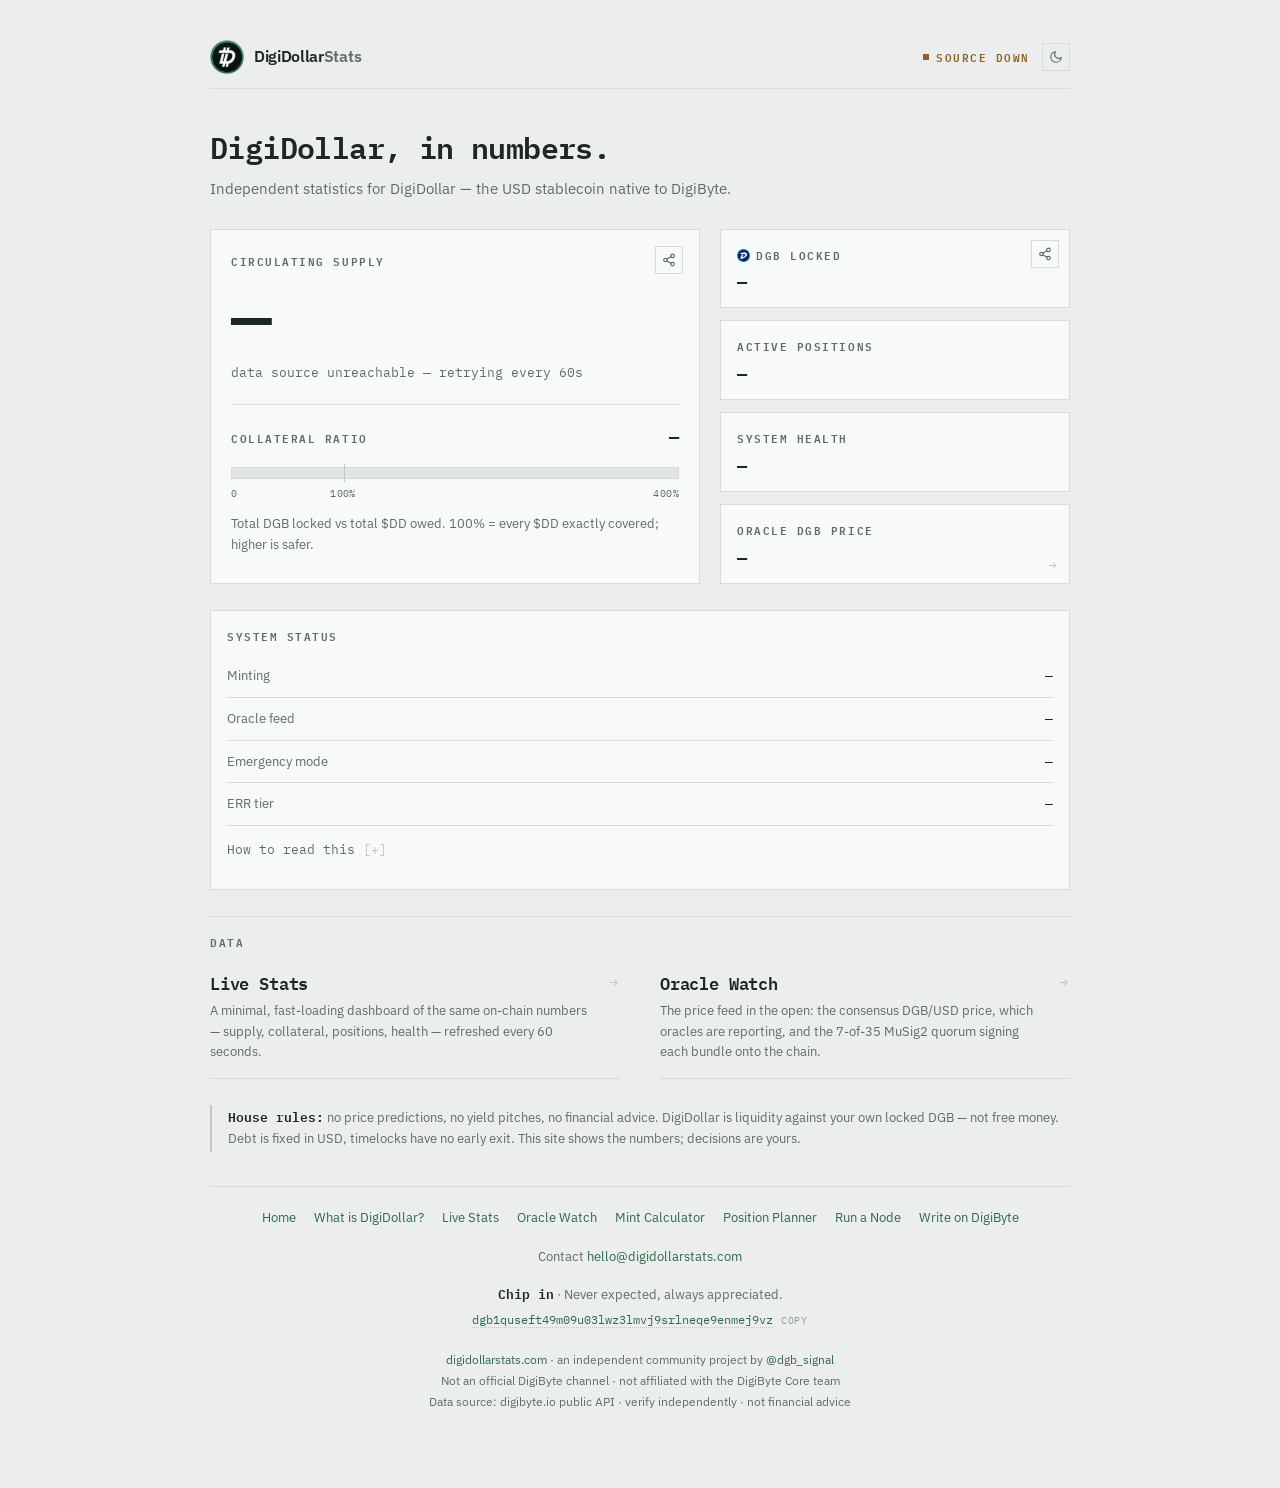
<file: index.html>
<!DOCTYPE html>
<html lang="en">
<head>
<meta charset="UTF-8">
<meta name="viewport" content="width=device-width, initial-scale=1">
<title>DigiDollarStats — Live DigiDollar ($DD) Supply &amp; Stats</title>
  <meta name="description" content="Independent real-time stats for DigiDollar ($DD), the decentralized USD stablecoin on DigiByte: live supply, DGB locked, and system health from the chain.">
  <link rel="canonical" href="https://digidollarstats.com/">

  <meta property="og:type" content="website">
  <meta property="og:url" content="https://digidollarstats.com/">
  <meta property="og:site_name" content="DigiDollarStats">
  <meta property="og:title" content="DigiDollarStats — DigiDollar, in numbers.">
  <meta property="og:description" content="Independent real-time stats for DigiDollar ($DD), the USD stablecoin native to DigiByte: live supply, DGB locked, collateral ratio and system health, read from the chain.">
  <meta property="og:image" content="https://digidollarstats.com/og-home.png">
  <meta property="og:image:width" content="1200">
  <meta property="og:image:height" content="630">
  <meta name="twitter:card" content="summary_large_image">
  <meta name="twitter:title" content="DigiDollarStats — DigiDollar, in numbers.">
  <meta name="twitter:description" content="Independent real-time stats for DigiDollar ($DD) on the DigiByte chain. Live supply, DGB locked, collateral ratio, system health.">
  <meta name="twitter:image" content="https://digidollarstats.com/og-home.png">

  <meta name="robots" content="index, follow">
  <meta name="theme-color" content="#1A1D1C" id="themeColor">
<script>
(function(){
  var t=null;
  try{ t=localStorage.getItem('dds-theme'); }catch(e){}
  if(t!=='light'&&t!=='dark'){
    t=(window.matchMedia&&window.matchMedia('(prefers-color-scheme: light)').matches)?'light':'dark';
  }
  document.documentElement.setAttribute('data-theme',t);
})();
</script>
  <link rel="icon" href="/favicon.ico" sizes="any">
  <link rel="icon" type="image/png" sizes="32x32" href="/favicon-32x32-light.png" media="(prefers-color-scheme: light)">
  <link rel="icon" type="image/png" sizes="16x16" href="/favicon-16x16-light.png" media="(prefers-color-scheme: light)">
  <link rel="icon" type="image/png" sizes="32x32" href="/favicon-32x32.png">
  <link rel="icon" type="image/png" sizes="16x16" href="/favicon-16x16.png">
  <link rel="apple-touch-icon" sizes="180x180" href="/apple-touch-icon.png">
  <link rel="manifest" href="/site.webmanifest">

<link rel="preconnect" href="https://fonts.googleapis.com">
<link rel="preconnect" href="https://fonts.gstatic.com" crossorigin>
<link href="https://fonts.googleapis.com/css2?family=IBM+Plex+Mono:wght@400;600&family=IBM+Plex+Sans:wght@400;600&display=swap" rel="stylesheet">

<link rel="stylesheet" href="/ash.css">
<style>
  /* ---------- index page only ---------- */
  .lede{max-width:62ch}

  @media (min-width:900px){
    .topgrid{display:grid;grid-template-columns:1.4fr 1fr;gap:20px;margin-bottom:var(--gap)}
    .topgrid .readout{margin-bottom:0}
    .topgrid .figs{grid-template-columns:1fr;grid-template-rows:repeat(4,1fr);margin-bottom:0}
  }
</style>

<script type="application/ld+json">
{
  "@context": "https://schema.org",
  "@type": "WebSite",
  "name": "DigiDollarStats",
  "alternateName": ["DigiDollar Stats", "digidollarstats.com"],
  "url": "https://digidollarstats.com/"
}
</script>
<script type="application/ld+json">
{
  "@context": "https://schema.org",
  "@type": "Dataset",
  "name": "DigiDollar ($DD) Live Statistics",
  "description": "Independent real-time statistics for DigiDollar, the decentralized USD stablecoin native to the DigiByte blockchain: circulating supply, DGB locked as collateral, active positions, system health, and oracle price. Read live from the chain.",
  "url": "https://digidollarstats.com/",
  "keywords": ["DigiDollar", "DD", "DigiByte", "DGB", "stablecoin", "supply", "collateral", "oracle"],
  "isAccessibleForFree": true,
  "creator": {
    "@type": "Organization",
    "name": "DGB Signal",
    "url": "https://x.com/dgb_signal"
  },
  "license": "https://creativecommons.org/licenses/by/4.0/",
  "creditText": "Independent community project. Not an official DigiByte channel. Not financial advice."
}
</script>
</head>
<body>
<div class="wrap">

  <div class="masthead">
    <a class="homelink" href="/" aria-label="DigiDollarStats home">
      <img class="logo logo-dk" src="/icon-192-mint.png" alt="" width="192" height="192">
      <img class="logo logo-lt" src="/icon-192-light.png" alt="" width="192" height="192">
      <span class="brand">DigiDollar<em>Stats</em></span>
    </a>
    <span class="controls">
      <span class="status eyebrow" id="liveBadge"><span class="sdot"></span><span id="liveTxt">Live</span></span>
      <button class="themetoggle" id="themeToggle" type="button" aria-label="Switch colour theme" title="Switch colour theme">
        <svg class="i-moon" viewBox="0 0 24 24" fill="none" stroke="currentColor" stroke-width="2" stroke-linecap="round" stroke-linejoin="round"><path d="M21 12.8A9 9 0 1 1 11.2 3a7 7 0 0 0 9.8 9.8z"/></svg>
        <svg class="i-sun" viewBox="0 0 24 24" fill="none" stroke="currentColor" stroke-width="2" stroke-linecap="round" stroke-linejoin="round"><circle cx="12" cy="12" r="4.2"/><path d="M12 2.4v2.2M12 19.4v2.2M4.2 4.2l1.6 1.6M18.2 18.2l1.6 1.6M2.4 12h2.2M19.4 12h2.2M4.2 19.8l1.6-1.6M18.2 5.8l1.6-1.6"/></svg>
      </button>
    </span>
  </div>

  <h1>DigiDollar, in numbers.</h1>
  <p class="lede">Independent statistics for DigiDollar — the USD stablecoin native to DigiByte.</p>

  <div class="topgrid">
    <div class="readout">
      <button class="sharebtn" type="button" aria-label="Share the live supply figure" title="Share" onclick="shareStat('supply',this)"><svg viewBox="0 0 24 24" fill="none" stroke="currentColor" stroke-width="2" stroke-linecap="round" stroke-linejoin="round"><circle cx="18" cy="5" r="3"/><circle cx="6" cy="12" r="3"/><circle cx="18" cy="19" r="3"/><line x1="8.59" y1="13.51" x2="15.42" y2="17.49"/><line x1="15.41" y1="6.51" x2="8.59" y2="10.49"/></svg></button>
      <span class="eyebrow">Circulating supply</span>
      <div class="supply" id="supply">—</div>
      <div class="updated" id="updated">connecting to live data…</div>

      <div class="backing">
        <div class="backingtop">
          <span class="eyebrow">Collateral ratio</span>
          <span class="backingval" id="backingVal">—</span>
        </div>
        <div class="track"><span class="fill" id="backingFill"></span><span class="tick"></span></div>
        <div class="scalewrap">
          <div class="scale"><span>0</span><span class="mid">100%</span><span>400%</span></div>
        </div>
        <p class="backingnote">Total DGB locked vs total $DD owed. 100% = every $DD exactly covered; higher is safer.</p>
      </div>
    </div>

    <div class="figs">
      <div class="fig sharing"><button class="sharebtn" type="button" aria-label="Share the DGB locked figure" title="Share" onclick="shareStat('locked',this)"><svg viewBox="0 0 24 24" fill="none" stroke="currentColor" stroke-width="2" stroke-linecap="round" stroke-linejoin="round"><circle cx="18" cy="5" r="3"/><circle cx="6" cy="12" r="3"/><circle cx="18" cy="19" r="3"/><line x1="8.59" y1="13.51" x2="15.42" y2="17.49"/><line x1="15.41" y1="6.51" x2="8.59" y2="10.49"/></svg></button><span class="eyebrow"><img class="coin" src="/dgb-coin.png" alt="" width="64" height="64">DGB locked</span><span class="figv" id="locked">—</span></div>
      <div class="fig"><span class="eyebrow">Active positions</span><span class="figv" id="positions">—</span></div>
      <div class="fig"><span class="eyebrow">System health</span><span class="figv" id="health">—</span></div>
      <a class="fig" href="/oracle" aria-label="Oracle DGB price — open Oracle Watch"><span class="go">→</span><span class="eyebrow">Oracle DGB price</span><span class="figv" id="oracle">—</span></a>
    </div>
  </div>

  <div class="panel">
    <h2 class="eyebrow">System status</h2>
    <div class="srow"><span class="k">Minting</span><span class="v" id="stMint">—</span></div>
    <div class="srow"><span class="k">Oracle feed</span><span class="v" id="stOracle">—</span></div>
    <div class="srow"><span class="k">Emergency mode</span><span class="v" id="stEmerg">—</span></div>
    <div class="srow"><span class="k">ERR tier</span><span class="v" id="stErr">—</span></div>
    <details class="notes">
      <summary>How to read this</summary>
      <ul>
        <li><b>Minting</b> — whether new $DD can be minted right now. "Open" is normal; it freezes automatically if DGB moves too fast.</li>
        <li><b>Oracle feed</b> — whether the price oracle is publishing. Minting needs a live price to stay safe.</li>
        <li><b>Emergency mode</b> — the system-wide safety state. "No" is healthy; if ACTIVE, minting halts and redemption rules tighten.</li>
        <li><b>ERR tier</b> — the current burn multiplier. "Normal (1.0x)" means you burn exactly the $DD you minted to unlock your DGB.</li>
      </ul>
    </details>
  </div>

  <div class="tools">
    <h2 class="eyebrow">Data</h2>

    <a class="tool" href="/live"><span class="go">→</span>
      <h3>Live Stats</h3>
      <p>A minimal, fast-loading dashboard of the same on-chain numbers — supply, collateral, positions, health — refreshed every 60 seconds.</p></a>

    <a class="tool" href="/oracle"><span class="go">→</span>
      <h3>Oracle Watch</h3>
      <p>The price feed in the open: the consensus DGB/USD price, which oracles are reporting, and the 7-of-35 MuSig2 quorum signing each bundle onto the chain.</p></a>
  </div>

  <p class="house"><b>House rules:</b> no price predictions, no yield pitches, no financial advice. DigiDollar is liquidity against your own locked DGB — not free money. Debt is fixed in USD, timelocks have no early exit. This site shows the numbers; decisions are yours.</p>

  <footer>
    <nav class="footnav" aria-label="Footer">
      <a href="/">Home</a>
      <a href="/what-is-digidollar">What is DigiDollar?</a>
      <a href="/live">Live Stats</a>
      <a href="/oracle">Oracle Watch</a>
      <a href="/calculator">Mint Calculator</a>
      <a href="/planner">Position Planner</a>
      <a href="/node">Run a Node</a>
      <a href="https://write.digidollarstats.com">Write on DigiByte</a>
    </nav>
    <div class="footcontact">Contact <a href="mailto:hello@digidollarstats.com">hello@digidollarstats.com</a></div>
    <div class="footdonate">
      <span class="fdlabel">Chip in</span> · Never expected, always appreciated.<br>
      <span class="fdaddr" id="fdDgb" role="button" tabindex="0" title="Click to copy">dgb1quseft49m09u03lwz3lmvj9srlneqe9enmej9vz</span><span class="fdhint" id="fdDgbHint">copy</span>
    </div>
    <a href="/">digidollarstats.com</a> · an independent community project by <a href="https://x.com/dgb_signal">@dgb_signal</a><br>
    Not an official DigiByte channel · not affiliated with the DigiByte Core team<br>
    Data source: digibyte.io public API · verify independently · not financial advice
  </footer>
</div>


<script>
  const fmt = n => n.toLocaleString('en-US',{minimumFractionDigits:2,maximumFractionDigits:2});
  const fmtInt = n => Math.round(n).toLocaleString('en-US');

  const API = 'https://digibyte.io/api/getdigidollarstats';
  const REFRESH_SECONDS = 60;
  const BAR_MAX = 400;
  const badge = document.getElementById('liveBadge');
  const $ = id => document.getElementById(id);

  async function refresh(){
    try{
      const r = await fetch(API, {cache:'no-store'});
      if (!r.ok) throw new Error('http '+r.status);
      const d = await r.json();

      const supply = (d.total_dd_supply || 0) / 100;
      $('supply').innerHTML = fmt(supply) + '<span class="unit">$DD</span>';
      $('locked').textContent = fmtInt(d.total_collateral_dgb || 0) + ' DGB';
      $('positions').textContent = fmtInt(d.active_positions || 0);
      $('health').textContent = (d.health_percentage || 0) + '%' +
        (d.health_status ? ' · ' + d.health_status : '');
      $('oracle').textContent = d.oracle_price_micro_usd
        ? '$' + (d.oracle_price_micro_usd/1e6).toFixed(6) : '—';

      // collateral bar — drawn only from a real ratio, never a placeholder
      const ratio = Number(d.system_collateral_ratio || d.health_percentage);
      const fill = $('backingFill');
      if (ratio > 0){
        $('backingVal').textContent = ratio + '%';
        fill.style.width = 'calc(' + Math.min(ratio / BAR_MAX * 100, 100) + '% - 2px)';
        fill.className = ratio < 100 ? 'fill warn' : 'fill';
      } else {
        $('backingVal').textContent = '—';
        fill.style.width = '0';
      }

      const mintOpen = !d.minting_restricted_reason || d.minting_restricted_reason === 'none';
      const stMint = $('stMint');
      stMint.textContent = mintOpen ? 'Open' : d.minting_restricted_reason;
      stMint.className = 'v' + (mintOpen ? '' : ' warn');

      $('stOracle').textContent = d.oracle_status || (d.oracle_available ? 'available' : 'unavailable');
      const em = $('stEmerg');
      em.textContent = d.is_emergency ? 'ACTIVE' : 'No';
      em.className = 'v' + (d.is_emergency ? ' warn' : '');
        $('stErr').textContent = d.err_tier && d.err_tier.description ? d.err_tier.description : '—';

      const now = new Date();
      $('updated').textContent = 'updated ' + now.toLocaleTimeString() +
        ' · refreshes every ' + REFRESH_SECONDS + 's';
      $('liveTxt').textContent = 'Live';
      badge.className = 'status eyebrow';

    }catch(e){
      $('liveTxt').textContent = 'Source down';
      badge.className = 'status eyebrow err';
      $('updated').textContent = 'data source unreachable — retrying every ' + REFRESH_SECONDS + 's';
    }
  }
  refresh();
  setInterval(refresh, REFRESH_SECONDS*1000);

  // ---- theme toggle ----
  (function(){
    var root = document.documentElement;
    var meta = document.getElementById('themeColor');
    var btn  = document.getElementById('themeToggle');
    function sync(){
      if (!meta) return;
      var f = getComputedStyle(root).getPropertyValue('--field').trim();
      if (f) meta.setAttribute('content', f);
    }
    window.ddsSyncThemeColor = sync;
    function apply(t){
      root.setAttribute('data-theme', t);
      if (btn) btn.setAttribute('aria-label', t === 'dark' ? 'Switch to light theme' : 'Switch to dark theme');
      try{ localStorage.setItem('dds-theme', t); }catch(e){}
      sync();
    }
    apply(root.getAttribute('data-theme') === 'light' ? 'light' : 'dark');
    if (btn) btn.addEventListener('click', function(){
      apply(root.getAttribute('data-theme') === 'light' ? 'dark' : 'light');
    });
  })();

  (function(){
    var addr = "dgb1quseft49m09u03lwz3lmvj9srlneqe9enmej9vz";
    var fel = document.getElementById("fdDgb");
    var fhint = document.getElementById("fdDgbHint");
    function fcopy(){
      navigator.clipboard.writeText(addr).then(function(){
        fhint.classList.add("ok"); fhint.textContent = "copied \u2713";
        setTimeout(function(){ fhint.classList.remove("ok"); fhint.textContent = "copy"; }, 1600);
      }).catch(function(){});
    }
    if(fel){
      fel.addEventListener("click", fcopy);
      fel.addEventListener("keydown", function(e){ if(e.key==="Enter"||e.key===" "){ e.preventDefault(); fcopy(); } });
    }
  })();
</script>
<script>
function shareStat(kind, btn){
  var el = document.getElementById(kind === 'locked' ? 'locked' : 'supply');
  var v = '';
  if (el) el.childNodes.forEach(function(n){ if (n.nodeType === 3) v += n.textContent; });
  v = v.trim();
  var has = v && v !== '\u2014';
  var text;
  if (kind === 'locked'){
    text = has
      ? 'Right now, ' + v + " is locked as DigiDollar collateral \u2014 and every coin stays in its owner's wallet. Live from the chain:"
      : "DGB locked as DigiDollar collateral \u2014 every coin stays in its owner's wallet. Live from the chain:";
  } else {
    text = has
      ? 'There are ' + v + ' $DD in circulation right now, each one backed by locked DGB. Real, verifiable, updated live:'
      : 'Live DigiDollar ($DD) circulating supply, each unit backed by locked DGB. Real, verifiable, updated live:';
  }
  var url = 'https://digidollarstats.com/';
  if (matchMedia('(pointer: coarse)').matches && navigator.share){
    navigator.share({text: text, url: url}).catch(function(){});
    return;
  }
  var w = window.open('https://x.com/intent/post?text=' + encodeURIComponent(text) + '&url=' + encodeURIComponent(url), '_blank', 'noopener');
  if (!w && navigator.clipboard && navigator.clipboard.writeText){
    navigator.clipboard.writeText(text + ' ' + url).then(function(){ shareOk(btn); }).catch(function(){});
  }
}
function shareOk(btn){
  var old = btn.innerHTML;
  btn.classList.add('ok');
  btn.innerHTML = '<svg viewBox="0 0 24 24" fill="none" stroke="currentColor" stroke-width="2.4" stroke-linecap="round" stroke-linejoin="round"><path d="M20 6 9 17l-5-5"/></svg>';
  setTimeout(function(){ btn.classList.remove('ok'); btn.innerHTML = old; }, 1400);
}
</script>
</body>
</html>
</file>
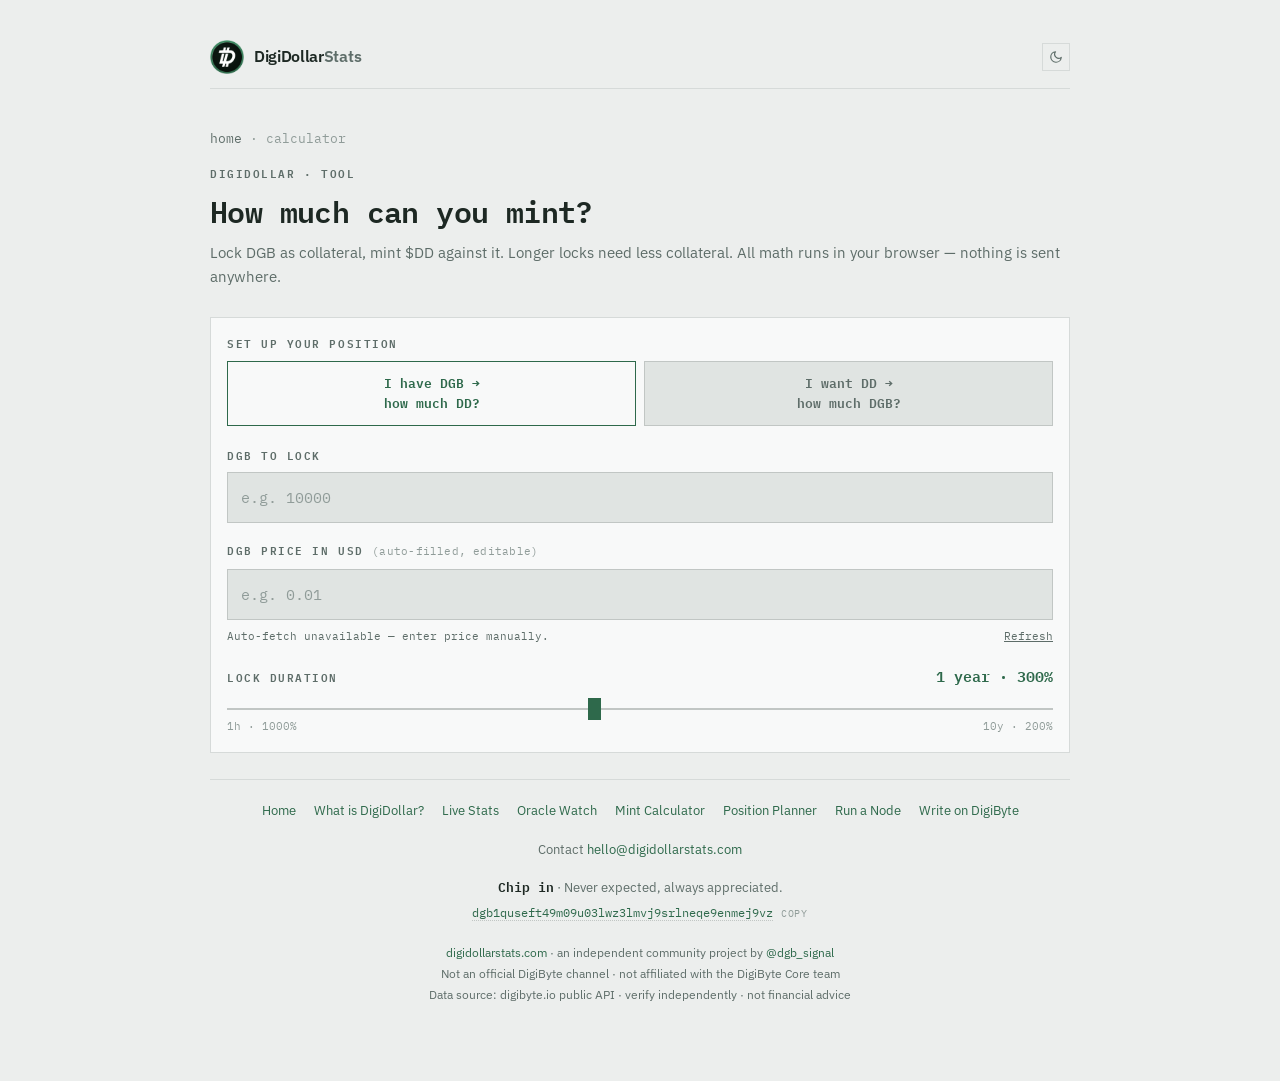
<file: calculator.html>
<!DOCTYPE html>
<html lang="en">
<head>
<meta charset="UTF-8">
<meta name="viewport" content="width=device-width, initial-scale=1">
<title>DigiDollar Mint Calculator — DigiDollarStats</title>
  <meta name="description" content="DigiDollar mint calculator: pick a lock duration and see the collateral ratio, DGB required per $DD, fixed USD debt, and unlock date — at the live DGB price.">
  <meta name="keywords" content="DigiDollar calculator, mint calculator, DGB collateral, collateral ratio, lock duration, DD minting">
  <link rel="canonical" href="https://digidollarstats.com/calculator">

  <meta property="og:type" content="website">
  <meta property="og:url" content="https://digidollarstats.com/calculator">
  <meta property="og:site_name" content="DigiDollarStats">
  <meta property="og:title" content="DigiDollar Mint Calculator — DigiDollarStats">
  <meta property="og:description" content="See exactly how much DGB to lock per $DD minted, at every duration tier.">
  <meta property="og:image" content="https://digidollarstats.com/og-calculator.png">
  <meta property="og:image:width" content="1200">
  <meta property="og:image:height" content="630">
  <meta name="twitter:card" content="summary_large_image">
  <meta name="twitter:title" content="DigiDollar Mint Calculator — DigiDollarStats">
  <meta name="twitter:description" content="Pick a lock duration and see the collateral ratio, DGB required per $DD, fixed USD debt, and unlock date. Live DGB price.">
  <meta name="twitter:image" content="https://digidollarstats.com/og-calculator.png">
  <meta name="robots" content="index, follow">
  <meta name="theme-color" content="#1A1D1C" id="themeColor">
<script>
(function(){
  var t=null;
  try{ t=localStorage.getItem('dds-theme'); }catch(e){}
  if(t!=='light'&&t!=='dark'){
    t=(window.matchMedia&&window.matchMedia('(prefers-color-scheme: light)').matches)?'light':'dark';
  }
  document.documentElement.setAttribute('data-theme',t);
})();
</script>
  <link rel="icon" href="/favicon.ico" sizes="any">
  <link rel="icon" type="image/png" sizes="32x32" href="/favicon-32x32-light.png" media="(prefers-color-scheme: light)">
  <link rel="icon" type="image/png" sizes="16x16" href="/favicon-16x16-light.png" media="(prefers-color-scheme: light)">
  <link rel="icon" type="image/png" sizes="32x32" href="/favicon-32x32.png">
  <link rel="icon" type="image/png" sizes="16x16" href="/favicon-16x16.png">
  <link rel="apple-touch-icon" sizes="180x180" href="/apple-touch-icon.png">
  <link rel="manifest" href="/site.webmanifest">

<link rel="preconnect" href="https://fonts.googleapis.com">
<link rel="preconnect" href="https://fonts.gstatic.com" crossorigin>
<link href="https://fonts.googleapis.com/css2?family=IBM+Plex+Mono:wght@400;600&family=IBM+Plex+Sans:wght@400;600&display=swap" rel="stylesheet">

<link rel="stylesheet" href="/ash.css">
<style>
  /* ---------- calculator page only ---------- */
  .crumb{font-family:var(--mono);font-size:var(--t-small);color:var(--dim);margin-bottom:14px}
  .crumb a{color:var(--muted);text-decoration:none}
  .crumb a:hover{color:var(--signal)}
  .kicker{display:block;margin-bottom:12px}
  .lede{max-width:none}

  /* ---------- form controls (shared by calculator + planner) ---------- */
  label,.fld{
    display:block;font-family:var(--mono);font-size:var(--t-micro);font-weight:600;
    letter-spacing:.14em;text-transform:uppercase;color:var(--muted);margin-bottom:8px;
  }
  .hint{text-transform:none;letter-spacing:.02em;font-weight:400;color:var(--dim)}

  input[type=text],input[type=date]{
    width:100%;background:var(--well);border:1px solid var(--rule2);color:var(--text);
    font-family:var(--mono);font-size:15px;font-weight:600;padding:12px 13px;
    font-variant-numeric:tabular-nums;
  }
  input[type=text]:focus,input[type=date]:focus{outline:none;border-color:var(--signal)}
  input::placeholder{color:var(--dim);font-weight:400}
  input[type=date]{
    -webkit-appearance:none;appearance:none;min-width:0;max-width:100%;
    text-align:left;color-scheme:dark;
  }
  html[data-theme="light"] input[type=date]{color-scheme:light}

  input[type=range]{
    width:100%;appearance:none;-webkit-appearance:none;height:2px;
    background:var(--rule2);outline:none;margin:12px 0 8px;
  }
  input[type=range]::-webkit-slider-thumb{
    appearance:none;-webkit-appearance:none;width:13px;height:22px;
    background:var(--signal);border:none;cursor:pointer;
  }
  input[type=range]::-moz-range-thumb{
    width:13px;height:22px;background:var(--signal);
    border:none;border-radius:0;cursor:pointer;
  }
  input[type=range]:focus-visible{outline:2px solid var(--signal);outline-offset:6px}

  .segs{display:grid;grid-template-columns:1fr 1fr;gap:8px;margin-bottom:20px}
  .mode{
    background:var(--well);border:1px solid var(--rule2);color:var(--muted);
    font-family:var(--mono);font-size:var(--t-small);font-weight:600;line-height:1.5;
    padding:12px 8px;cursor:pointer;text-align:center;
  }
  .mode:hover{color:var(--text);border-color:var(--muted)}
  .mode.on{border-color:var(--signal);color:var(--signal);background:var(--panel)}
  .mode:focus-visible{outline:2px solid var(--signal);outline-offset:2px}

  .btns{display:flex;gap:10px;flex-wrap:wrap}
  button.act{
    flex:1;min-width:160px;font-family:var(--mono);font-size:var(--t-small);font-weight:600;
    letter-spacing:.04em;padding:14px 12px;cursor:pointer;border:1px solid transparent;
  }
  button.act:focus-visible{outline:2px solid var(--signal);outline-offset:2px}
  .act.primary{background:var(--signal);color:var(--field);border-color:var(--signal)}
  .act.primary:hover{opacity:.9}
  .act.secondary{background:var(--well);color:var(--text);border-color:var(--rule2)}
  .act.secondary:hover{border-color:var(--muted)}
  .act.copied{border-color:var(--signal);color:var(--signal)}

  .tierlabel{display:flex;justify-content:space-between;align-items:baseline;gap:12px;margin-bottom:4px}
  .tierlabel .fld,.tierlabel label{margin:0}
  .tierval{
    font-family:var(--mono);font-weight:600;font-size:var(--t-body);
    color:var(--signal);font-variant-numeric:tabular-nums;
  }
  .tiernote{
    display:flex;justify-content:space-between;gap:12px;
    font-family:var(--mono);font-size:var(--t-micro);color:var(--dim);
  }

  /* price status line */
  .pricestatus{
    display:flex;justify-content:space-between;align-items:baseline;gap:10px;
    font-family:var(--mono);font-size:var(--t-micro);color:var(--muted);margin:8px 0 20px;
  }
  .pricestatus .ok{color:var(--signal)}
  .pricestatus button{
    background:none;border:none;color:var(--muted);font-family:var(--mono);
    font-size:var(--t-micro);cursor:pointer;padding:0;text-decoration:underline;
  }
  .pricestatus button:hover{color:var(--signal)}
  .pricestatus button:focus-visible{outline:2px solid var(--signal);outline-offset:2px}

  .field{margin-bottom:18px}
  .field:last-child{margin-bottom:0}

  /* results */
  .results{display:none}
  .results.show{display:block}
  .big{text-align:center;padding:4px 0 16px}
  .big .k{
    font-family:var(--mono);font-size:var(--t-micro);font-weight:600;letter-spacing:.14em;
    text-transform:uppercase;color:var(--muted);margin-bottom:10px;
  }
  .big .v{
    font-family:var(--mono);font-weight:600;font-size:clamp(26px,7vw,36px);
    line-height:1.1;letter-spacing:-.02em;color:var(--signal);font-variant-numeric:tabular-nums;
  }
  .limitnote{
    text-align:center;color:var(--amber);font-family:var(--mono);
    font-size:var(--t-small);margin:-8px 0 14px;
  }
  .rows{border-top:1px solid var(--rule)}
  .srow:last-child{border-bottom:none}
  .panel .house{margin:18px 0 0}
  .house.amber{border-left-color:var(--amber)}
  .house.amber b{color:var(--amber)}
</style>

<script type="application/ld+json">
{
  "@context": "https://schema.org",
  "@type": "WebSite",
  "name": "DigiDollarStats",
  "alternateName": ["DigiDollar Stats", "digidollarstats.com"],
  "url": "https://digidollarstats.com/"
}
</script>
<script type="application/ld+json">
{
  "@context": "https://schema.org",
  "@type": "WebApplication",
  "name": "DigiDollar Mint Calculator",
  "description": "Compare all ten DigiDollar lock durations: collateral ratio, DGB required per $DD minted, fixed USD debt, and unlock date.",
  "url": "https://digidollarstats.com/calculator",
  "applicationCategory": "FinanceApplication",
  "operatingSystem": "Any",
  "offers": {
    "@type": "Offer",
    "price": "0",
    "priceCurrency": "USD"
  },
  "isAccessibleForFree": true,
  "creator": {
    "@type": "Organization",
    "name": "DGB Signal",
    "url": "https://x.com/dgb_signal"
  },
  "creditText": "Independent community project. Not an official DigiByte channel. Not financial advice."
}
</script>
</head>
<body>
<div class="wrap">

  <div class="masthead">
    <a class="homelink" href="/" aria-label="DigiDollarStats home">
      <img class="logo logo-dk" src="/icon-192-mint.png" alt="" width="192" height="192">
      <img class="logo logo-lt" src="/icon-192-light.png" alt="" width="192" height="192">
      <span class="brand">DigiDollar<em>Stats</em></span>
    </a>
    <span class="controls">
      <button class="themetoggle" id="themeToggle" type="button" aria-label="Switch colour theme" title="Switch colour theme">
        <svg class="i-moon" viewBox="0 0 24 24" fill="none" stroke="currentColor" stroke-width="2" stroke-linecap="round" stroke-linejoin="round"><path d="M21 12.8A9 9 0 1 1 11.2 3a7 7 0 0 0 9.8 9.8z"/></svg>
        <svg class="i-sun" viewBox="0 0 24 24" fill="none" stroke="currentColor" stroke-width="2" stroke-linecap="round" stroke-linejoin="round"><circle cx="12" cy="12" r="4.2"/><path d="M12 2.4v2.2M12 19.4v2.2M4.2 4.2l1.6 1.6M18.2 18.2l1.6 1.6M2.4 12h2.2M19.4 12h2.2M4.2 19.8l1.6-1.6M18.2 5.8l1.6-1.6"/></svg>
      </button>
    </span>
  </div>

  <p class="crumb"><a href="/">home</a> · calculator</p>

  <span class="eyebrow kicker">DigiDollar · Tool</span>
  <h1>How much can you mint?</h1>
  <p class="lede">Lock DGB as collateral, mint $DD against it. Longer locks need less collateral. All math runs in your browser — nothing is sent anywhere.</p>

  <div class="panel">
    <h2 class="eyebrow">Set up your position</h2>
    <div class="segs" role="tablist">
      <button class="mode on" id="modeDGB" role="tab" type="button" aria-selected="true">I have DGB →<br>how much DD?</button>
      <button class="mode" id="modeDD" role="tab" type="button" aria-selected="false">I want DD →<br>how much DGB?</button>
    </div>

    <div class="field">
      <label for="amount" id="amountLabel">DGB to lock</label>
      <input type="text" id="amount" inputmode="decimal" placeholder="e.g. 10000" autocomplete="off">
    </div>

    <div class="field">
      <label for="price">DGB price in USD <span class="hint">(auto-filled, editable)</span></label>
      <input type="text" id="price" inputmode="decimal" placeholder="e.g. 0.01" autocomplete="off">
      <div class="pricestatus"><span id="priceStatus">Fetching live price…</span><button id="priceRefresh" type="button">Refresh</button></div>
    </div>

    <div class="field">
      <div class="tierlabel">
        <label for="tier">Lock duration</label>
        <span class="tierval" id="tierText">1 year · 300%</span>
      </div>
      <input type="range" id="tier" min="0" max="9" step="1" value="4" aria-label="Lock duration tier">
      <div class="tiernote"><span>1h · 1000%</span><span>10y · 200%</span></div>
    </div>
  </div>

  <div class="panel results" id="results">
    <h2 class="eyebrow">Result</h2>
    <div class="big">
      <div class="k" id="resultLabel">You could mint</div>
      <div class="v" id="resultVal">—</div>
    </div>
    <div class="limitnote" id="limitNote" style="display:none"></div>
    <div class="rows">
      <div class="srow"><span class="k">Collateral ratio</span><span class="v" id="rRatio">—</span></div>
      <div class="srow"><span class="k">Collateral value</span><span class="v" id="rCollat">—</span></div>
      <div class="srow"><span class="k">Debt (fixed in USD)</span><span class="v" id="rDebt">—</span></div>
      <div class="srow"><span class="k">To unlock, burn</span><span class="v" id="rBurn">—</span></div>
      <div class="srow"><span class="k">Earliest unlock date</span><span class="v" id="rDate">—</span></div>
    </div>
    <div class="house amber"><b>Know the deal before you lock:</b> your debt is fixed in USD — you must burn the exact DD amount minted to unlock your collateral, and not before the timelock ends. No margin calls and no forced liquidations, but also <b>no early exit</b>. If you spend your DD, you'll need to reacquire that amount later. This is liquidity against your own coins — not free money.</div>
  </div>

  <footer>
    <nav class="footnav" aria-label="Footer">
      <a href="/">Home</a>
      <a href="/what-is-digidollar">What is DigiDollar?</a>
      <a href="/live">Live Stats</a>
      <a href="/oracle">Oracle Watch</a>
      <a href="/calculator">Mint Calculator</a>
      <a href="/planner">Position Planner</a>
      <a href="/node">Run a Node</a>
      <a href="https://write.digidollarstats.com">Write on DigiByte</a>
    </nav>
    <div class="footcontact">Contact <a href="mailto:hello@digidollarstats.com">hello@digidollarstats.com</a></div>
    <div class="footdonate">
      <span class="fdlabel">Chip in</span> · Never expected, always appreciated.<br>
      <span class="fdaddr" id="fdDgb" role="button" tabindex="0" title="Click to copy">dgb1quseft49m09u03lwz3lmvj9srlneqe9enmej9vz</span><span class="fdhint" id="fdDgbHint">copy</span>
    </div>
    <a href="/">digidollarstats.com</a> · an independent community project by <a href="https://x.com/dgb_signal">@dgb_signal</a><br>
    Not an official DigiByte channel · not affiliated with the DigiByte Core team<br>
    Data source: digibyte.io public API · verify independently · not financial advice
  </footer>
</div>

<script>
  const TIERS = [
    {label:'1 hour',  ratio:1000, ms:3600e3},
    {label:'30 days', ratio:500,  ms:30*864e5},
    {label:'90 days', ratio:400,  ms:90*864e5},
    {label:'180 days',ratio:350,  ms:180*864e5},
    {label:'1 year',  ratio:300,  ms:365*864e5},
    {label:'2 years', ratio:275,  ms:730*864e5},
    {label:'3 years', ratio:250,  ms:1095*864e5},
    {label:'5 years', ratio:225,  ms:1825*864e5},
    {label:'7 years', ratio:212,  ms:2555*864e5},
    {label:'10 years',ratio:200,  ms:3650*864e5},
  ];

  const amount = document.getElementById('amount');
  const price = document.getElementById('price');
  const tier = document.getElementById('tier');
  const tierText = document.getElementById('tierText');
  const results = document.getElementById('results');
  const modeDGB = document.getElementById('modeDGB');
  const modeDD = document.getElementById('modeDD');
  const amountLabel = document.getElementById('amountLabel');

  let mode = 'dgb';

  const fmtUSD = n => '$' + n.toLocaleString('en-US',{minimumFractionDigits:2,maximumFractionDigits:2});
  const fmtDGB = n => n.toLocaleString('en-US',{maximumFractionDigits:2}) + ' DGB';
  const fmtDD  = n => n.toLocaleString('en-US',{minimumFractionDigits:2,maximumFractionDigits:2}) + ' $DD';

  function setMode(m){
    mode = m;
    modeDGB.classList.toggle('on', m==='dgb');
    modeDD.classList.toggle('on', m==='dd');
    amountLabel.textContent = m==='dgb' ? 'DGB to lock' : 'DD you want to mint';
    amount.placeholder = m==='dgb' ? 'e.g. 10000' : 'e.g. 100';
    calc();
  }
  modeDGB.addEventListener('click', ()=>setMode('dgb'));
  modeDD.addEventListener('click', ()=>setMode('dd'));

  function calc(){
    const t = TIERS[+tier.value];
    tierText.textContent = t.label + ' · ' + t.ratio + '%';

    const a = parseFloat(amount.value);
    const p = parseFloat(price.value);
    if (!isFinite(a) || a<=0 || !isFinite(p) || p<=0){ results.classList.remove('show'); return; }

    const ratio = t.ratio/100;
    let dd, dgb;
    if (mode==='dgb'){ dgb = a; dd = (a*p)/ratio; }
    else { dd = a; dgb = (a*ratio)/p; }

    const unlock = new Date(Date.now()+t.ms);

    document.getElementById('resultLabel').textContent = mode==='dgb' ? 'You could mint' : 'You would need to lock';
    document.getElementById('resultVal').textContent = mode==='dgb' ? fmtDD(dd) : fmtDGB(dgb);
    document.getElementById('rRatio').textContent = t.ratio + '% (' + t.label + ' lock)';
    document.getElementById('rCollat').textContent = fmtDGB(dgb) + ' ≈ ' + fmtUSD(dgb*p);
    document.getElementById('rDebt').textContent = fmtUSD(dd);
    document.getElementById('rBurn').textContent = fmtDD(dd);
    document.getElementById('rDate').textContent = unlock.toLocaleDateString('en-US',{year:'numeric',month:'short',day:'numeric'});
    const ln = document.getElementById('limitNote');
    if (dd < 100){ ln.textContent = '⚠ Below protocol minimum — mints start at $100 per transaction.'; ln.style.display='block'; }
    else if (dd > 100000){ ln.textContent = '⚠ Above protocol maximum — mints are capped at $100,000 per transaction.'; ln.style.display='block'; }
    else { ln.style.display='none'; }
    results.classList.add('show');
  }

  [amount, price].forEach(el=>el.addEventListener('input', calc));
  tier.addEventListener('input', calc);

  // ---- live price (CoinGecko), with manual fallback ----
  const priceStatus = document.getElementById('priceStatus');
  const priceRefresh = document.getElementById('priceRefresh');
  let priceEdited = false;
  price.addEventListener('input', ()=>{ priceEdited = true; priceStatus.textContent = 'Manual price'; });

  async function fetchPrice(force){
    if (priceEdited && !force) return;
    priceStatus.textContent = 'Fetching live price…';
    try{
      const r = await fetch('https://api.coingecko.com/api/v3/simple/price?ids=digibyte&vs_currencies=usd');
      if(!r.ok) throw new Error('HTTP '+r.status);
      const j = await r.json();
      const p = j?.digibyte?.usd;
      if(!isFinite(p) || p<=0) throw new Error('bad data');
      price.value = p;
      priceEdited = false;
      priceStatus.innerHTML = '<span class="ok">Live · CoinGecko · ' +
        new Date().toLocaleTimeString('en-US',{hour:'2-digit',minute:'2-digit'}) + '</span>';
      calc();
    }catch(e){
      priceStatus.textContent = 'Auto-fetch unavailable — enter price manually.';
    }
  }
  priceRefresh.addEventListener('click', ()=>fetchPrice(true));
  fetchPrice(false);
</script>
<script>
(function(){
    var root = document.documentElement;
    var meta = document.getElementById('themeColor');
    var btn  = document.getElementById('themeToggle');
    function sync(){
      if (!meta) return;
      var f = getComputedStyle(root).getPropertyValue('--field').trim();
      if (f) meta.setAttribute('content', f);
    }
    window.ddsSyncThemeColor = sync;
    function apply(t){
      root.setAttribute('data-theme', t);
      if (btn) btn.setAttribute('aria-label', t === 'dark' ? 'Switch to light theme' : 'Switch to dark theme');
      try{ localStorage.setItem('dds-theme', t); }catch(e){}
      sync();
    }
    apply(root.getAttribute('data-theme') === 'light' ? 'light' : 'dark');
    if (btn) btn.addEventListener('click', function(){
      apply(root.getAttribute('data-theme') === 'light' ? 'dark' : 'light');
    });
  })();
</script>
<script>
(function(){
  var addr = "dgb1quseft49m09u03lwz3lmvj9srlneqe9enmej9vz";
  var fel = document.getElementById("fdDgb");
  var fhint = document.getElementById("fdDgbHint");
  if(!fel || !fhint) return;
  function fcopy(){
    navigator.clipboard.writeText(addr).then(function(){
      fhint.classList.add("ok"); fhint.textContent = "copied \u2713";
      setTimeout(function(){ fhint.classList.remove("ok"); fhint.textContent = "copy"; }, 1600);
    }).catch(function(){});
  }
  fel.addEventListener("click", fcopy);
  fel.addEventListener("keydown", function(e){ if(e.key==="Enter"||e.key===" "){ e.preventDefault(); fcopy(); } });
})();
</script>
</body>
</html>
</file>
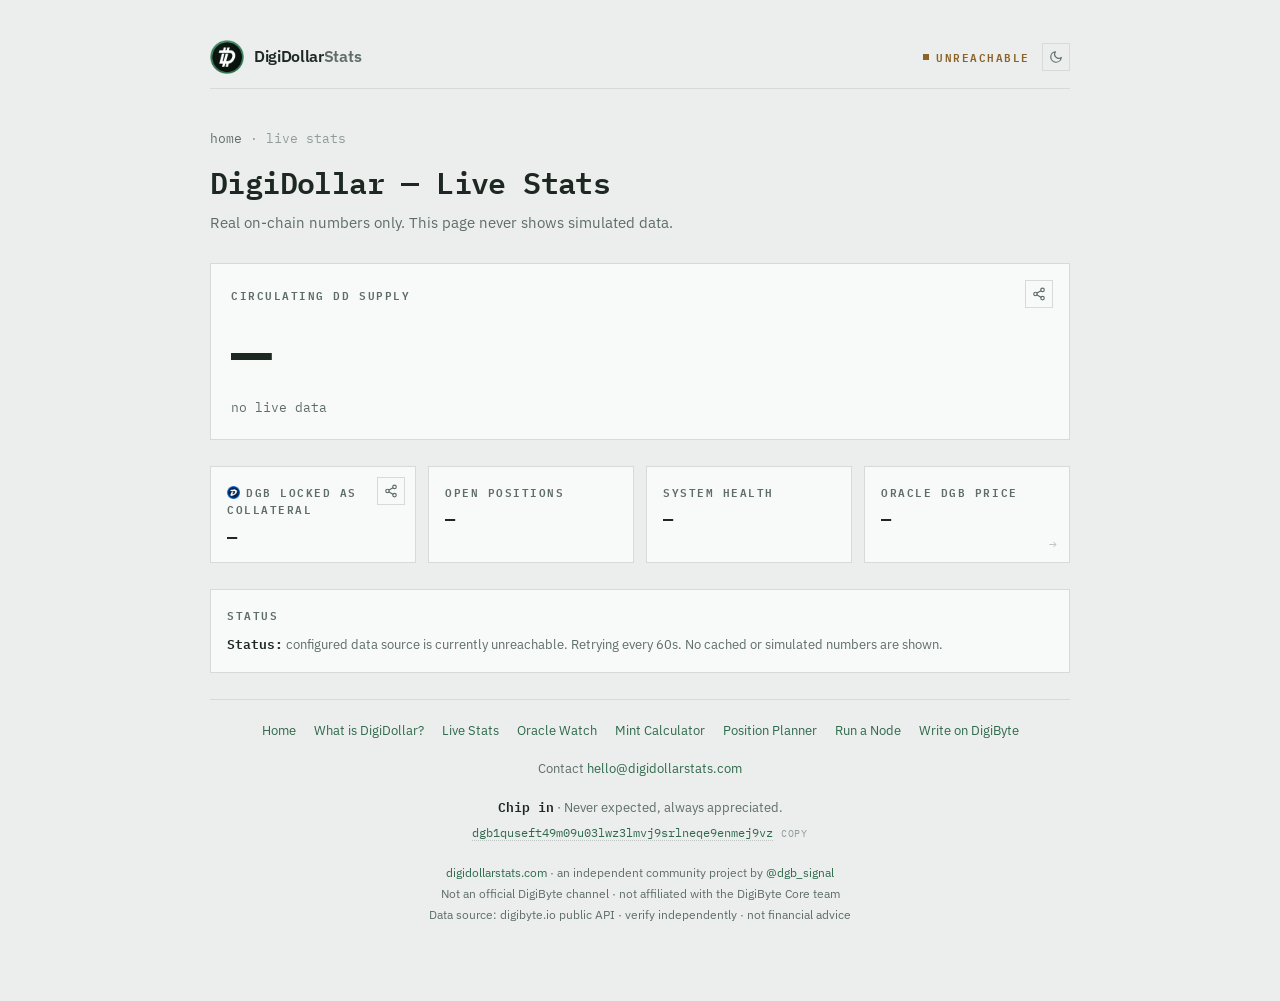
<file: live.html>
<!DOCTYPE html>
<html lang="en">
<head>
<meta charset="UTF-8">
<meta name="viewport" content="width=device-width, initial-scale=1">
<title>DigiDollar Live Stats — DigiDollarStats</title>
  <meta name="description" content="Live DigiDollar ($DD) numbers read from a public DigiByte data source: circulating supply, DGB locked as collateral, open positions, system health and oracle price. Refreshed every 60 seconds.">
  <link rel="canonical" href="https://digidollarstats.com/live">

  <meta property="og:type" content="website">
  <meta property="og:url" content="https://digidollarstats.com/live">
  <meta property="og:site_name" content="DigiDollarStats">
  <meta property="og:title" content="DigiDollar — Live Stats">
  <meta property="og:description" content="Real on-chain numbers only. Circulating $DD supply, DGB locked as collateral, open positions, system health and oracle price — refreshed every 60 seconds.">
  <meta property="og:image" content="https://digidollarstats.com/og-live.png">
  <meta property="og:image:width" content="1200">
  <meta property="og:image:height" content="630">
  <meta name="twitter:card" content="summary_large_image">
  <meta name="twitter:title" content="DigiDollar — Live Stats">
  <meta name="twitter:description" content="Real on-chain numbers only. Supply, DGB locked, open positions, system health and oracle price, refreshed every 60 seconds.">
  <meta name="twitter:image" content="https://digidollarstats.com/og-live.png">

  <meta name="robots" content="index, follow">
  <meta name="theme-color" content="#1A1D1C" id="themeColor">
<script>
(function(){
  var t=null;
  try{ t=localStorage.getItem('dds-theme'); }catch(e){}
  if(t!=='light'&&t!=='dark'){
    t=(window.matchMedia&&window.matchMedia('(prefers-color-scheme: light)').matches)?'light':'dark';
  }
  document.documentElement.setAttribute('data-theme',t);
})();
</script>
  <link rel="icon" href="/favicon.ico" sizes="any">
  <link rel="icon" type="image/png" sizes="32x32" href="/favicon-32x32-light.png" media="(prefers-color-scheme: light)">
  <link rel="icon" type="image/png" sizes="16x16" href="/favicon-16x16-light.png" media="(prefers-color-scheme: light)">
  <link rel="icon" type="image/png" sizes="32x32" href="/favicon-32x32.png">
  <link rel="icon" type="image/png" sizes="16x16" href="/favicon-16x16.png">
  <link rel="apple-touch-icon" sizes="180x180" href="/apple-touch-icon.png">
  <link rel="manifest" href="/site.webmanifest">

<link rel="preconnect" href="https://fonts.googleapis.com">
<link rel="preconnect" href="https://fonts.gstatic.com" crossorigin>
<link href="https://fonts.googleapis.com/css2?family=IBM+Plex+Mono:wght@400;600&family=IBM+Plex+Sans:wght@400;600&display=swap" rel="stylesheet">

<link rel="stylesheet" href="/ash.css">
<style>
  /* ---------- live page only ---------- */
  .crumb{font-family:var(--mono);font-size:var(--t-small);color:var(--dim);margin-bottom:14px}
  .crumb a{color:var(--muted);text-decoration:none}
  .crumb a:hover{color:var(--signal)}
  .statusnote{color:var(--muted);font-size:var(--t-small);line-height:1.6}
  .statusnote b{color:var(--text);font-weight:600;font-family:var(--mono)}
</style>

<script type="application/ld+json">
{
  "@context": "https://schema.org",
  "@type": "WebSite",
  "name": "DigiDollarStats",
  "alternateName": ["DigiDollar Stats", "digidollarstats.com"],
  "url": "https://digidollarstats.com/"
}
</script>
<script type="application/ld+json">
{
  "@context": "https://schema.org",
  "@type": "Dataset",
  "name": "DigiDollar ($DD) Live Chain Statistics",
  "description": "Independent real-time statistics for DigiDollar, the decentralized USD stablecoin native to the DigiByte blockchain: circulating supply, DGB locked as collateral, active positions, system health, and oracle price. Read live from the chain.",
  "url": "https://digidollarstats.com/live",
  "keywords": ["DigiDollar", "DD", "DigiByte", "DGB", "stablecoin", "supply", "collateral", "oracle"],
  "isAccessibleForFree": true,
  "creator": {
    "@type": "Organization",
    "name": "DGB Signal",
    "url": "https://x.com/dgb_signal"
  },
  "license": "https://creativecommons.org/licenses/by/4.0/",
  "creditText": "Independent community project. Not an official DigiByte channel. Not financial advice."
}
</script>
</head>
<body>
<div class="wrap">

  <div class="masthead">
    <a class="homelink" href="/" aria-label="DigiDollarStats home">
      <img class="logo logo-dk" src="/icon-192-mint.png" alt="" width="192" height="192">
      <img class="logo logo-lt" src="/icon-192-light.png" alt="" width="192" height="192">
      <span class="brand">DigiDollar<em>Stats</em></span>
    </a>
    <span class="controls">
      <span class="status eyebrow" id="liveBadge"><span class="sdot"></span><span id="liveTxt">Live</span></span>
      <button class="themetoggle" id="themeToggle" type="button" aria-label="Switch colour theme" title="Switch colour theme">
        <svg class="i-moon" viewBox="0 0 24 24" fill="none" stroke="currentColor" stroke-width="2" stroke-linecap="round" stroke-linejoin="round"><path d="M21 12.8A9 9 0 1 1 11.2 3a7 7 0 0 0 9.8 9.8z"/></svg>
        <svg class="i-sun" viewBox="0 0 24 24" fill="none" stroke="currentColor" stroke-width="2" stroke-linecap="round" stroke-linejoin="round"><circle cx="12" cy="12" r="4.2"/><path d="M12 2.4v2.2M12 19.4v2.2M4.2 4.2l1.6 1.6M18.2 18.2l1.6 1.6M2.4 12h2.2M19.4 12h2.2M4.2 19.8l1.6-1.6M18.2 5.8l1.6-1.6"/></svg>
      </button>
    </span>
  </div>

  <p class="crumb"><a href="/">home</a> · live stats</p>

  <h1>DigiDollar — Live Stats</h1>
  <p class="lede">Real on-chain numbers only. This page never shows simulated data.</p>

  <div class="topgrid">
    <div class="readout">
      <button class="sharebtn" type="button" aria-label="Share this live stat" title="Share" onclick="shareStat('supply',this)"><svg viewBox="0 0 24 24" fill="none" stroke="currentColor" stroke-width="2" stroke-linecap="round" stroke-linejoin="round"><circle cx="18" cy="5" r="3"/><circle cx="6" cy="12" r="3"/><circle cx="18" cy="19" r="3"/><line x1="8.59" y1="13.51" x2="15.42" y2="17.49"/><line x1="15.41" y1="6.51" x2="8.59" y2="10.49"/></svg></button>
      <span class="eyebrow">Circulating DD Supply</span>
      <div class="supply" id="supply">—</div>
      <div class="updated" id="updated">connecting to live data…</div>
    </div>

    <div class="figs">
      <div class="fig sharing"><button class="sharebtn" type="button" aria-label="Share the DGB locked figure" title="Share" onclick="shareStat('locked',this)"><svg viewBox="0 0 24 24" fill="none" stroke="currentColor" stroke-width="2" stroke-linecap="round" stroke-linejoin="round"><circle cx="18" cy="5" r="3"/><circle cx="6" cy="12" r="3"/><circle cx="18" cy="19" r="3"/><line x1="8.59" y1="13.51" x2="15.42" y2="17.49"/><line x1="15.41" y1="6.51" x2="8.59" y2="10.49"/></svg></button><span class="eyebrow"><img class="coin" src="/dgb-coin.png" alt="" width="64" height="64">DGB locked as collateral</span><span class="figv" id="locked">—</span></div>
      <div class="fig"><span class="eyebrow">Open positions</span><span class="figv" id="positions">—</span></div>
      <div class="fig"><span class="eyebrow">System health</span><span class="figv" id="health">—</span></div>
      <a class="fig" href="/oracle" aria-label="Oracle DGB price — open Oracle Watch"><span class="go">→</span><span class="eyebrow">Oracle DGB price</span><span class="figv" id="oracle">—</span></a>
    </div>
  </div>

  <div class="panel">
    <h2 class="eyebrow">Status</h2>
    <p class="statusnote" id="statusNote">Every figure on this page is read from a public DigiByte data source and refreshed every 60 seconds. Nothing is cached, estimated or simulated — if a source cannot be reached, the number is left blank and this note says so.</p>
  </div>

  <footer>
    <nav class="footnav" aria-label="Footer">
      <a href="/">Home</a>
      <a href="/what-is-digidollar">What is DigiDollar?</a>
      <a href="/live">Live Stats</a>
      <a href="/oracle">Oracle Watch</a>
      <a href="/calculator">Mint Calculator</a>
      <a href="/planner">Position Planner</a>
      <a href="/node">Run a Node</a>
      <a href="https://write.digidollarstats.com">Write on DigiByte</a>
    </nav>
    <div class="footcontact">Contact <a href="mailto:hello@digidollarstats.com">hello@digidollarstats.com</a></div>
    <div class="footdonate">
      <span class="fdlabel">Chip in</span> · Never expected, always appreciated.<br>
      <span class="fdaddr" id="fdDgb" role="button" tabindex="0" title="Click to copy">dgb1quseft49m09u03lwz3lmvj9srlneqe9enmej9vz</span><span class="fdhint" id="fdDgbHint">copy</span>
    </div>
    <a href="/">digidollarstats.com</a> · an independent community project by <a href="https://x.com/dgb_signal">@dgb_signal</a><br>
    Not an official DigiByte channel · not affiliated with the DigiByte Core team<br>
    Data source: digibyte.io public API · verify independently · not financial advice
  </footer>
</div>


<script>
/* ================================================================
   DATA SOURCE CONFIG — edit this block to add or change sources.
   Add one or more sources. Each source needs:
     name : label shown on the page
     url  : a public JSON endpoint
     map  : function turning that JSON into the fields below
   Sources are tried in order; first one that works wins.
   ================================================================ */
const DATA_SOURCES = [
  {
    name: "digibyte.io",
    url : "https://digibyte.io/api/getdigidollarstats",
    map : r => ({
      supply:    r.total_dd_supply / 100,        // endpoint returns cents
      locked:    r.total_collateral_dgb,         // DGB
      positions: r.active_positions,
      health:    r.health_percentage,            // %
      healthTxt: r.health_status,
      oracleUsd: r.oracle_price_micro_usd / 1e6  // DGB price in USD
    })
  },
];
const REFRESH_SECONDS = 60;
/* ============================================================== */

const $ = id => document.getElementById(id);
const fmtNum = n => n == null ? "\u2014" : Number(n).toLocaleString("en-US");

function setBadge(cls, txt){
  const b = $("liveBadge");
  b.className = "status eyebrow" + (cls ? " " + cls : "");
  $("liveTxt").textContent = txt;
}

function render(d, srcName){
  $("supply").textContent = d.supply == null ? "\u2014" :
    "$" + Number(d.supply).toLocaleString("en-US",{minimumFractionDigits:2,maximumFractionDigits:2});
  $("locked").textContent    = d.locked == null ? "\u2014" : fmtNum(Math.round(d.locked)) + " DGB";
  $("positions").textContent = fmtNum(d.positions);
  $("health").textContent    = d.health == null ? "\u2014" :
    d.health + "%" + (d.healthTxt ? " \u00b7 " + d.healthTxt : "");
  $("oracle").textContent    = d.oracleUsd == null ? "\u2014" : "$" + d.oracleUsd.toFixed(6);
  setBadge("", "Live \u00b7 " + srcName);
  $("updated").textContent = "updated " + new Date().toLocaleTimeString() +
    " \u00b7 refreshes every " + REFRESH_SECONDS + "s";
  $("statusNote").innerHTML =
    "<b>Live data</b> from " + srcName + ", refreshed every " + REFRESH_SECONDS + "s. " +
    "Numbers are read directly from a public DigiByte data source.";
}

function showWaiting(){
  if (DATA_SOURCES.length === 0){
    setBadge("err", "No source");
    $("statusNote").innerHTML =
      "<b>Status:</b> no public data source is configured for this page yet. " +
      "No cached or simulated numbers are shown.";
  } else {
    setBadge("err", "Unreachable");
    $("statusNote").innerHTML =
      "<b>Status:</b> configured data source" + (DATA_SOURCES.length > 1 ? "s are" : " is") +
      " currently unreachable. Retrying every " + REFRESH_SECONDS + "s. " +
      "No cached or simulated numbers are shown.";
  }
  $("updated").textContent = "no live data";
}

async function tick(){
  for (const src of DATA_SOURCES){
    try{
      const res = await fetch(src.url, {cache:"no-store"});
      if (!res.ok) continue;
      const data = src.map(await res.json());
      if (data && data.supply != null){ render(data, src.name); return; }
    }catch(e){ /* try next source */ }
  }
  showWaiting();
}

tick();
setInterval(tick, REFRESH_SECONDS*1000);

(function(){
    var root = document.documentElement;
    var meta = document.getElementById('themeColor');
    var btn  = document.getElementById('themeToggle');
    function sync(){
      if (!meta) return;
      var f = getComputedStyle(root).getPropertyValue('--field').trim();
      if (f) meta.setAttribute('content', f);
    }
    window.ddsSyncThemeColor = sync;
    function apply(t){
      root.setAttribute('data-theme', t);
      if (btn) btn.setAttribute('aria-label', t === 'dark' ? 'Switch to light theme' : 'Switch to dark theme');
      try{ localStorage.setItem('dds-theme', t); }catch(e){}
      sync();
    }
    apply(root.getAttribute('data-theme') === 'light' ? 'light' : 'dark');
    if (btn) btn.addEventListener('click', function(){
      apply(root.getAttribute('data-theme') === 'light' ? 'dark' : 'light');
    });
  })();

  (function(){
    var addr = "dgb1quseft49m09u03lwz3lmvj9srlneqe9enmej9vz";
    var fel = document.getElementById("fdDgb");
    var fhint = document.getElementById("fdDgbHint");
    function fcopy(){
      navigator.clipboard.writeText(addr).then(function(){
        fhint.classList.add("ok"); fhint.textContent = "copied \u2713";
        setTimeout(function(){ fhint.classList.remove("ok"); fhint.textContent = "copy"; }, 1600);
      }).catch(function(){});
    }
    if(fel){
      fel.addEventListener("click", fcopy);
      fel.addEventListener("keydown", function(e){ if(e.key==="Enter"||e.key===" "){ e.preventDefault(); fcopy(); } });
    }
  })();
</script>
<script>
function shareStat(kind, btn){
  var el = document.getElementById(kind === 'locked' ? 'locked' : 'supply');
  var v = '';
  if (el) el.childNodes.forEach(function(n){ if (n.nodeType === 3) v += n.textContent; });
  v = v.trim();
  var has = v && v !== '\u2014';
  var text;
  if (kind === 'locked'){
    text = has
      ? 'Right now, ' + v + " is locked as DigiDollar collateral \u2014 and every coin stays in its owner's wallet. Live from the chain:"
      : "DGB locked as DigiDollar collateral \u2014 every coin stays in its owner's wallet. Live from the chain:";
  } else {
    var num = (v.charAt(0) === '$') ? v.slice(1) : v;
    text = has
      ? 'There are ' + num + ' $DD in circulation right now, each one backed by locked DGB. Real, verifiable, updated live:'
      : 'Live DigiDollar ($DD) circulating supply, each unit backed by locked DGB. Real, verifiable, updated live:';
  }
  var url = 'https://digidollarstats.com/';
  if (matchMedia('(pointer: coarse)').matches && navigator.share){
    navigator.share({text: text, url: url}).catch(function(){});
    return;
  }
  var w = window.open('https://x.com/intent/post?text=' + encodeURIComponent(text) + '&url=' + encodeURIComponent(url), '_blank', 'noopener');
  if (!w && navigator.clipboard && navigator.clipboard.writeText){
    navigator.clipboard.writeText(text + ' ' + url).then(function(){ shareOk(btn); }).catch(function(){});
  }
}
function shareOk(btn){
  var old = btn.innerHTML;
  btn.classList.add('ok');
  btn.innerHTML = '<svg viewBox="0 0 24 24" fill="none" stroke="currentColor" stroke-width="2.4" stroke-linecap="round" stroke-linejoin="round"><path d="M20 6 9 17l-5-5"/></svg>';
  setTimeout(function(){ btn.classList.remove('ok'); btn.innerHTML = old; }, 1400);
}
</script>
</body>
</html>
</file>
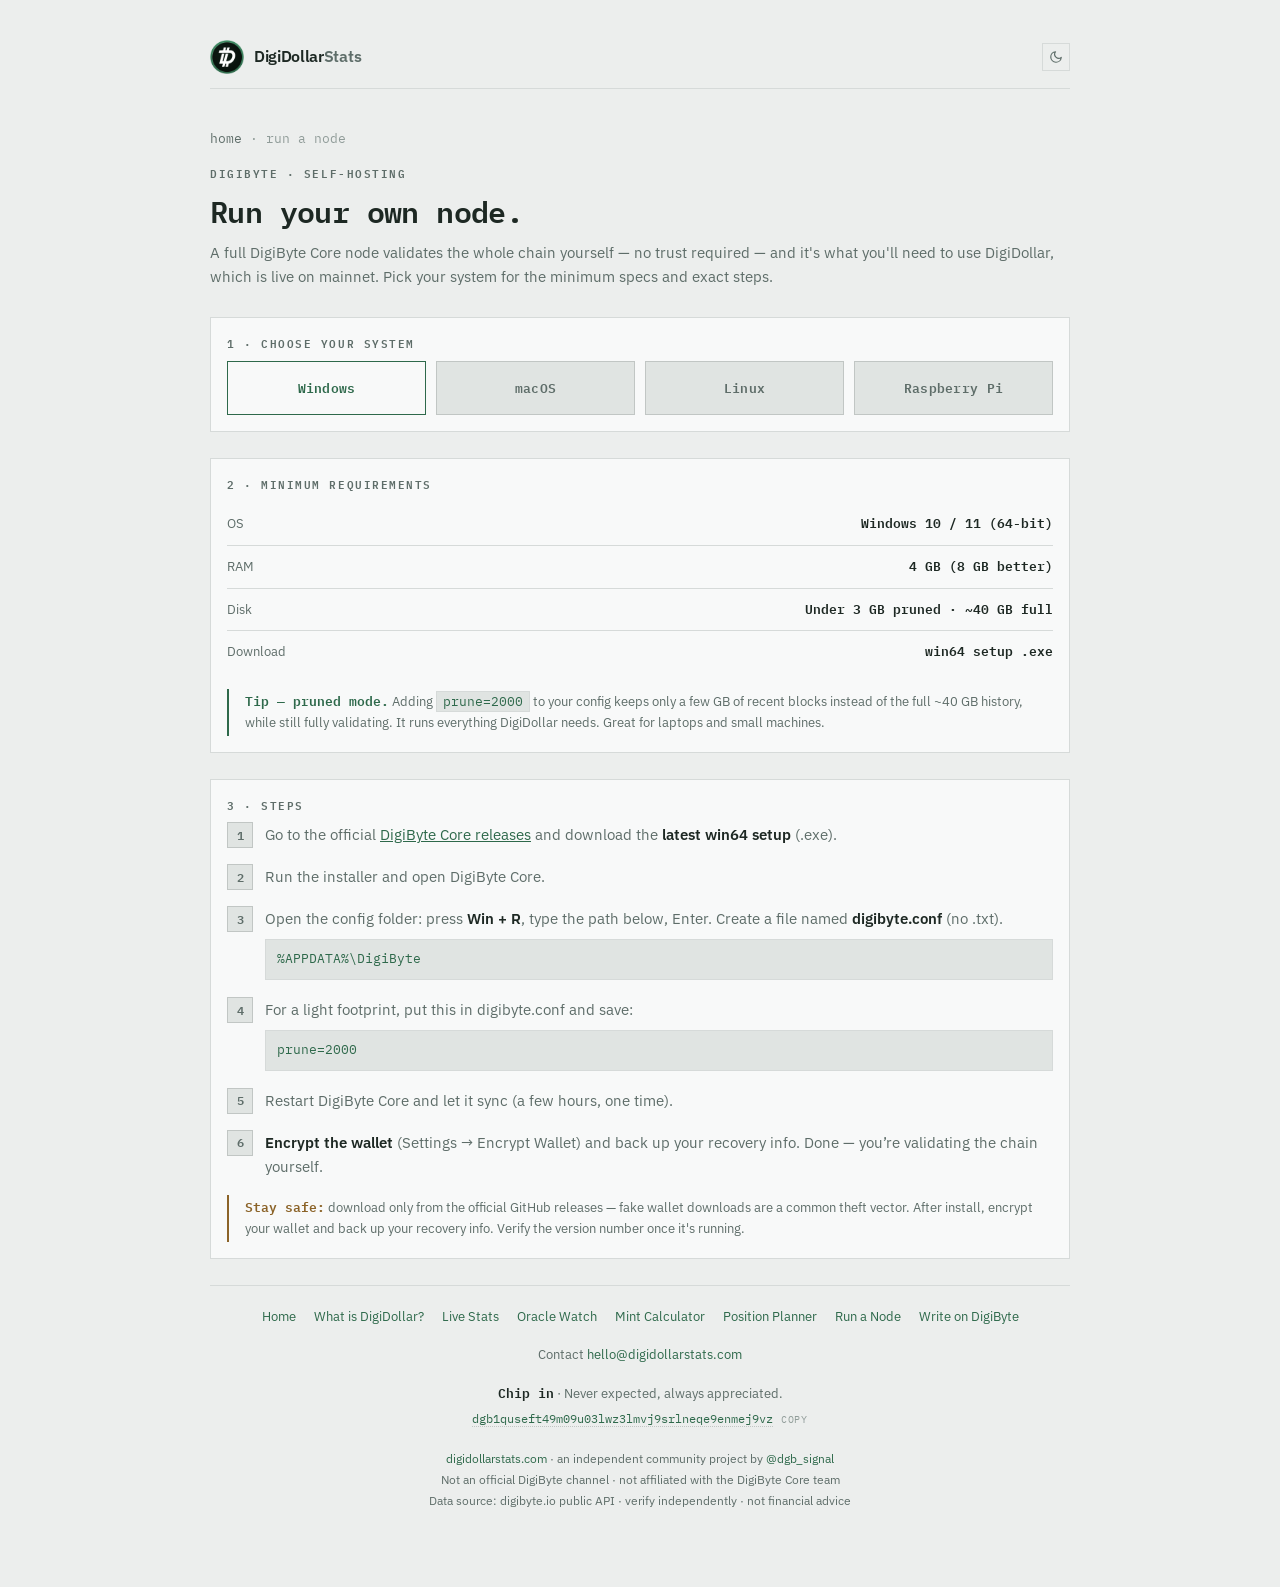
<file: node.html>
<!DOCTYPE html>
<html lang="en">
<head>
<meta charset="UTF-8">
<meta name="viewport" content="width=device-width, initial-scale=1">
<title>Run a DigiByte Node — DigiDollarStats</title>
  <meta name="description" content="Plain-English guide to running your own DigiByte Core node: pick your OS, check the minimum requirements, and follow the exact steps. Pruned mode needs under 3 GB.">
  <meta name="keywords" content="run DigiByte node, DigiByte Core, full node, pruned node, digibyte.conf, Raspberry Pi node, DGB node setup">
  <link rel="canonical" href="https://digidollarstats.com/node">

  <meta property="og:type" content="article">
  <meta property="og:url" content="https://digidollarstats.com/node">
  <meta property="og:site_name" content="DigiDollarStats">
  <meta property="og:title" content="Run a DigiByte Node — DigiDollarStats">
  <meta property="og:description" content="Pick your OS, get minimum specs and the exact steps to run DigiByte Core. Pruned mode needs under 3 GB.">
  <meta property="og:image" content="https://digidollarstats.com/og-node.png">
  <meta property="og:image:width" content="1200">
  <meta property="og:image:height" content="630">
  <meta name="twitter:card" content="summary_large_image">
  <meta name="twitter:title" content="Run a DigiByte Node — DigiDollarStats">
  <meta name="twitter:description" content="Plain-English guide to running DigiByte Core. Pick your OS, see minimum requirements, and get the exact steps. Pruned mode needs under 3 GB.">
  <meta name="twitter:image" content="https://digidollarstats.com/og-node.png">

  <meta name="robots" content="index, follow">
  <meta name="theme-color" content="#1A1D1C" id="themeColor">
<script>
(function(){
  var t=null;
  try{ t=localStorage.getItem('dds-theme'); }catch(e){}
  if(t!=='light'&&t!=='dark'){
    t=(window.matchMedia&&window.matchMedia('(prefers-color-scheme: light)').matches)?'light':'dark';
  }
  document.documentElement.setAttribute('data-theme',t);
})();
</script>
  <link rel="icon" href="/favicon.ico" sizes="any">
  <link rel="icon" type="image/png" sizes="32x32" href="/favicon-32x32-light.png" media="(prefers-color-scheme: light)">
  <link rel="icon" type="image/png" sizes="16x16" href="/favicon-16x16-light.png" media="(prefers-color-scheme: light)">
  <link rel="icon" type="image/png" sizes="32x32" href="/favicon-32x32.png">
  <link rel="icon" type="image/png" sizes="16x16" href="/favicon-16x16.png">
  <link rel="apple-touch-icon" sizes="180x180" href="/apple-touch-icon.png">
  <link rel="manifest" href="/site.webmanifest">

<link rel="preconnect" href="https://fonts.googleapis.com">
<link rel="preconnect" href="https://fonts.gstatic.com" crossorigin>
<link href="https://fonts.googleapis.com/css2?family=IBM+Plex+Mono:wght@400;600&family=IBM+Plex+Sans:wght@400;600&display=swap" rel="stylesheet">

<link rel="stylesheet" href="/ash.css">
<style>
  /* ---------- node page only ---------- */
  .crumb{font-family:var(--mono);font-size:var(--t-small);color:var(--dim);margin-bottom:14px}
  .crumb a{color:var(--muted);text-decoration:none}
  .crumb a:hover{color:var(--signal)}

  .kicker{display:block;margin-bottom:12px}
  .lede{max-width:none}
  .lede b{color:var(--text);font-weight:600}

  /* OS selector */
  .os{display:grid;grid-template-columns:1fr 1fr;gap:8px}
  .osbtn{
    background:var(--well);border:1px solid var(--rule2);color:var(--muted);
    font-family:var(--mono);font-size:var(--t-small);font-weight:600;
    letter-spacing:.02em;padding:13px 8px;text-align:center;cursor:pointer;
  }
  .osbtn:hover{color:var(--text);border-color:var(--muted)}
  .osbtn.on{border-color:var(--signal);color:var(--signal);background:var(--panel)}
  .osbtn:focus-visible{outline:2px solid var(--signal);outline-offset:2px}

  /* spec rows reuse .srow; just close the last border */
  .srow:last-child{border-bottom:none}

  /* steps */
  ol.steps{list-style:none;counter-reset:s}
  ol.steps li{
    counter-increment:s;position:relative;padding:0 0 18px 38px;
    color:var(--muted);font-size:var(--t-body);
  }
  ol.steps li:last-child{padding-bottom:0}
  ol.steps li::before{
    content:counter(s);position:absolute;left:0;top:-1px;
    width:24px;height:24px;background:var(--well);border:1px solid var(--rule2);
    color:var(--muted);font-family:var(--mono);font-size:12px;font-weight:600;
    display:flex;align-items:center;justify-content:center;
  }
  ol.steps b{color:var(--text);font-weight:600}
  ol.steps a{color:var(--signal)}

  /* code */
  code{
    display:block;font-family:var(--mono);font-size:var(--t-small);
    background:var(--well);border:1px solid var(--rule);
    padding:9px 11px;margin-top:8px;color:var(--signal);
    word-break:break-all;white-space:pre-wrap;
  }
  code.inline{display:inline;padding:1px 6px;margin:0;word-break:normal}

  /* notes reuse .house */
  .panel .house{margin:16px 0 0}
  .house.mint{border-left-color:var(--signal)}
  .house.mint b{color:var(--signal)}
  .house.amber{border-left-color:var(--amber)}
  .house.amber b{color:var(--amber)}

  /* OS panel switching — JS toggles .on only, all content stays in the HTML */
  .ospanel{display:none}
  .ospanel.on{display:block}
  .osname{
    position:absolute;width:1px;height:1px;padding:0;margin:-1px;
    overflow:hidden;clip:rect(0 0 0 0);white-space:nowrap;border:0;
  }

  @media (min-width:900px){
    .os{grid-template-columns:repeat(4,1fr);gap:10px}
    .osbtn{padding:15px 10px}
  }
</style>

<script type="application/ld+json">
{
  "@context": "https://schema.org",
  "@type": "WebSite",
  "name": "DigiDollarStats",
  "alternateName": ["DigiDollar Stats", "digidollarstats.com"],
  "url": "https://digidollarstats.com/"
}
</script>
<script type="application/ld+json">
{
  "@context": "https://schema.org",
  "@type": "TechArticle",
  "headline": "Run a DigiByte Node",
  "description": "Step-by-step guide to running DigiByte Core on Windows, macOS, Linux or Raspberry Pi, including minimum specs and pruned-mode requirements.",
  "url": "https://digidollarstats.com/node",
  "mainEntityOfPage": "https://digidollarstats.com/node",
  "inLanguage": "en",
  "author": {
    "@type": "Organization",
    "name": "DGB Signal",
    "url": "https://x.com/dgb_signal"
  },
  "publisher": {
    "@type": "Organization",
    "name": "DigiDollarStats",
    "url": "https://digidollarstats.com/"
  },
  "isAccessibleForFree": true,
  "creditText": "Independent community project. Not an official DigiByte channel. Not financial advice."
}
</script>
</head>
<body>
<div class="wrap">

  <div class="masthead">
    <a class="homelink" href="/" aria-label="DigiDollarStats home">
      <img class="logo logo-dk" src="/icon-192-mint.png" alt="" width="192" height="192">
      <img class="logo logo-lt" src="/icon-192-light.png" alt="" width="192" height="192">
      <span class="brand">DigiDollar<em>Stats</em></span>
    </a>
    <span class="controls">
      <button class="themetoggle" id="themeToggle" type="button" aria-label="Switch colour theme" title="Switch colour theme">
        <svg class="i-moon" viewBox="0 0 24 24" fill="none" stroke="currentColor" stroke-width="2" stroke-linecap="round" stroke-linejoin="round"><path d="M21 12.8A9 9 0 1 1 11.2 3a7 7 0 0 0 9.8 9.8z"/></svg>
        <svg class="i-sun" viewBox="0 0 24 24" fill="none" stroke="currentColor" stroke-width="2" stroke-linecap="round" stroke-linejoin="round"><circle cx="12" cy="12" r="4.2"/><path d="M12 2.4v2.2M12 19.4v2.2M4.2 4.2l1.6 1.6M18.2 18.2l1.6 1.6M2.4 12h2.2M19.4 12h2.2M4.2 19.8l1.6-1.6M18.2 5.8l1.6-1.6"/></svg>
      </button>
    </span>
  </div>

  <p class="crumb"><a href="/">home</a> · run a node</p>

  <span class="eyebrow kicker">DigiByte · Self-hosting</span>
  <h1>Run your own node.</h1>
  <p class="lede">A full DigiByte Core node validates the whole chain yourself — no trust required — and it's what you'll need to use DigiDollar, which is live on mainnet. Pick your system for the minimum specs and exact steps.</p>

  <div class="panel">
    <h2 class="eyebrow">1 · Choose your system</h2>
    <div class="os" role="tablist">
      <button class="osbtn on" data-os="win" role="tab" aria-selected="true" type="button">Windows</button>
      <button class="osbtn" data-os="mac" role="tab" aria-selected="false" type="button">macOS</button>
      <button class="osbtn" data-os="linux" role="tab" aria-selected="false" type="button">Linux</button>
      <button class="osbtn" data-os="pi" role="tab" aria-selected="false" type="button">Raspberry Pi</button>
    </div>
  </div>

  <div class="panel">
    <h2 class="eyebrow">2 · Minimum requirements</h2>
    <div id="reqs"><div class="ospanel on" data-os="win"><h3 class="osname">Windows</h3><div class="srow"><span class="k">OS</span><span class="v">Windows 10 / 11 (64-bit)</span></div><div class="srow"><span class="k">RAM</span><span class="v">4 GB (8 GB better)</span></div><div class="srow"><span class="k">Disk</span><span class="v">Under 3 GB pruned · ~40 GB full</span></div><div class="srow"><span class="k">Download</span><span class="v">win64 setup .exe</span></div></div><div class="ospanel" data-os="mac"><h3 class="osname">macOS</h3><div class="srow"><span class="k">OS</span><span class="v">macOS (Apple Silicon or Intel)</span></div><div class="srow"><span class="k">RAM</span><span class="v">4 GB (8 GB better)</span></div><div class="srow"><span class="k">Disk</span><span class="v">Under 3 GB pruned · ~40 GB full</span></div><div class="srow"><span class="k">Download</span><span class="v">.zip for your chip</span></div></div><div class="ospanel" data-os="linux"><h3 class="osname">Linux</h3><div class="srow"><span class="k">OS</span><span class="v">64-bit Linux (Ubuntu, Debian, etc.)</span></div><div class="srow"><span class="k">RAM</span><span class="v">4 GB (8 GB better)</span></div><div class="srow"><span class="k">Disk</span><span class="v">Under 3 GB pruned · ~40 GB full</span></div><div class="srow"><span class="k">Download</span><span class="v">x86_64 tarball</span></div></div><div class="ospanel" data-os="pi"><h3 class="osname">Raspberry Pi</h3><div class="srow"><span class="k">Board</span><span class="v">Raspberry Pi 4 / 5 (4 GB+)</span></div><div class="srow"><span class="k">Storage</span><span class="v">SSD strongly recommended</span></div><div class="srow"><span class="k">Disk</span><span class="v">Under 3 GB pruned · ~40 GB full</span></div><div class="srow"><span class="k">Mode</span><span class="v">Pruned — ideal for Pi</span></div></div></div>
    <div class="house mint"><b>Tip — pruned mode.</b> Adding <code class="inline">prune=2000</code> to your config keeps only a few GB of recent blocks instead of the full ~40 GB history, while still fully validating. It runs everything DigiDollar needs. Great for laptops and small machines.</div>
  </div>

  <div class="panel">
    <h2 class="eyebrow">3 · Steps</h2>
    <div id="steps"><div class="ospanel on" data-os="win"><h3 class="osname">Windows</h3><ol class="steps"><li>Go to the official <a href="https://github.com/DigiByte-Core/digibyte/releases" target="_blank" rel="noopener">DigiByte Core releases</a> and download the <b>latest win64 setup</b> (.exe).</li><li>Run the installer and open DigiByte Core.</li><li>Open the config folder: press <b>Win + R</b>, type the path below, Enter. Create a file named <b>digibyte.conf</b> (no .txt).<code>%APPDATA%\DigiByte</code></li><li>For a light footprint, put this in digibyte.conf and save:<code>prune=2000</code></li><li>Restart DigiByte Core and let it sync (a few hours, one time).</li><li><b>Encrypt the wallet</b> (Settings → Encrypt Wallet) and back up your recovery info. Done — you’re validating the chain yourself.</li></ol></div><div class="ospanel" data-os="mac"><h3 class="osname">macOS</h3><ol class="steps"><li>Go to the official <a href="https://github.com/DigiByte-Core/digibyte/releases" target="_blank" rel="noopener">DigiByte Core releases</a> and download the <b>latest .zip</b> matching your Mac (Apple Silicon or Intel).</li><li>Unzip it and drag <b>DigiByte-Qt</b> into Applications, then launch it. If macOS warns, right-click the app → Open.</li><li>Open the config folder in Finder: <b>Go → Go to Folder</b>, paste the path below. Create <b>digibyte.conf</b>.<code>~/Library/Application Support/DigiByte</code></li><li>For a light footprint, put this in digibyte.conf and save:<code>prune=2000</code></li><li>Restart DigiByte Core and let it sync (a few hours, one time).</li><li><b>Encrypt the wallet</b> and back up your recovery info. Done — your own validating node.</li></ol></div><div class="ospanel" data-os="linux"><h3 class="osname">Linux</h3><ol class="steps"><li>Download the <b>latest x86_64-linux</b> tarball from the official <a href="https://github.com/DigiByte-Core/digibyte/releases" target="_blank" rel="noopener">releases page</a>, then extract it.</li><li>Create the data directory and a config file:<code>mkdir -p ~/.digibyte
nano ~/.digibyte/digibyte.conf</code></li><li>For a light footprint, add this line and save:<code>prune=2000</code></li><li>Start the node (GUI or daemon):<code>./digibyte-qt        # GUI
./digibyted -daemon   # headless</code></li><li>Let it sync (a few hours, one time). Check progress with:<code>./digibyte-cli getblockchaininfo</code></li><li><b>Encrypt the wallet</b> and back up your recovery info. Done — full validation on your terms.</li></ol></div><div class="ospanel" data-os="pi"><h3 class="osname">Raspberry Pi</h3><ol class="steps"><li>Use a <b>64-bit Raspberry Pi OS</b> on a Pi 4 or 5, ideally booting from an SSD (SD cards are slow and wear out).</li><li>Download the <b>latest aarch64-linux</b> (ARM 64-bit) build from the official <a href="https://github.com/DigiByte-Core/digibyte/releases" target="_blank" rel="noopener">releases page</a> and extract it.</li><li>Create the config with pruning on — this is what makes a Pi practical:<code>mkdir -p ~/.digibyte
echo "prune=2000" > ~/.digibyte/digibyte.conf</code></li><li>Run headless:<code>./digibyted -daemon</code></li><li>Let it sync (longer on a Pi; be patient). Check with:<code>./digibyte-cli getblockchaininfo</code></li><li><b>Encrypt the wallet</b> and back up your recovery info. A tiny always-on node that strengthens the network. 🥧</li></ol></div></div>
    <div class="house amber"><b>Stay safe:</b> download only from the official GitHub releases — fake wallet downloads are a common theft vector. After install, encrypt your wallet and back up your recovery info. Verify the version number once it's running.</div>
  </div>

  <footer>
    <nav class="footnav" aria-label="Footer">
      <a href="/">Home</a>
      <a href="/what-is-digidollar">What is DigiDollar?</a>
      <a href="/live">Live Stats</a>
      <a href="/oracle">Oracle Watch</a>
      <a href="/calculator">Mint Calculator</a>
      <a href="/planner">Position Planner</a>
      <a href="/node">Run a Node</a>
      <a href="https://write.digidollarstats.com">Write on DigiByte</a>
    </nav>
    <div class="footcontact">Contact <a href="mailto:hello@digidollarstats.com">hello@digidollarstats.com</a></div>
    <div class="footdonate">
      <span class="fdlabel">Chip in</span> · Never expected, always appreciated.<br>
      <span class="fdaddr" id="fdDgb" role="button" tabindex="0" title="Click to copy">dgb1quseft49m09u03lwz3lmvj9srlneqe9enmej9vz</span><span class="fdhint" id="fdDgbHint">copy</span>
    </div>
    <a href="/">digidollarstats.com</a> · an independent community project by <a href="https://x.com/dgb_signal">@dgb_signal</a><br>
    Not an official DigiByte channel · not affiliated with the DigiByte Core team<br>
    Data source: digibyte.io public API · verify independently · not financial advice
  </footer>
</div>

<script>
(function(){
    var root = document.documentElement;
    var meta = document.getElementById('themeColor');
    var btn  = document.getElementById('themeToggle');
    function sync(){
      if (!meta) return;
      var f = getComputedStyle(root).getPropertyValue('--field').trim();
      if (f) meta.setAttribute('content', f);
    }
    window.ddsSyncThemeColor = sync;
    function apply(t){
      root.setAttribute('data-theme', t);
      if (btn) btn.setAttribute('aria-label', t === 'dark' ? 'Switch to light theme' : 'Switch to dark theme');
      try{ localStorage.setItem('dds-theme', t); }catch(e){}
      sync();
    }
    apply(root.getAttribute('data-theme') === 'light' ? 'light' : 'dark');
    if (btn) btn.addEventListener('click', function(){
      apply(root.getAttribute('data-theme') === 'light' ? 'dark' : 'light');
    });
  })();

  // All four OS guides are in the HTML so they are readable without JavaScript
  // and by search engines; this only toggles which one is on screen.
  (function(){
    var btns = document.querySelectorAll('.osbtn');
    function show(os){
      document.querySelectorAll('.ospanel').forEach(function(p){
        p.classList.toggle('on', p.dataset.os === os);
      });
      btns.forEach(function(b){
        var sel = b.dataset.os === os;
        b.classList.toggle('on', sel);
        b.setAttribute('aria-selected', sel ? 'true' : 'false');
      });
    }
    btns.forEach(function(b){
      b.addEventListener('click', function(){ show(b.dataset.os); });
    });
    show('win');
  })();

  (function(){
    var addr = "dgb1quseft49m09u03lwz3lmvj9srlneqe9enmej9vz";
    var fel = document.getElementById("fdDgb");
    var fhint = document.getElementById("fdDgbHint");
    if(!fel || !fhint) return;
    function fcopy(){
      navigator.clipboard.writeText(addr).then(function(){
        fhint.classList.add("ok"); fhint.textContent = "copied \u2713";
        setTimeout(function(){ fhint.classList.remove("ok"); fhint.textContent = "copy"; }, 1600);
      }).catch(function(){});
    }
    fel.addEventListener("click", fcopy);
    fel.addEventListener("keydown", function(e){ if(e.key==="Enter"||e.key===" "){ e.preventDefault(); fcopy(); } });
  })();
</script>
</body>
</html>
</file>
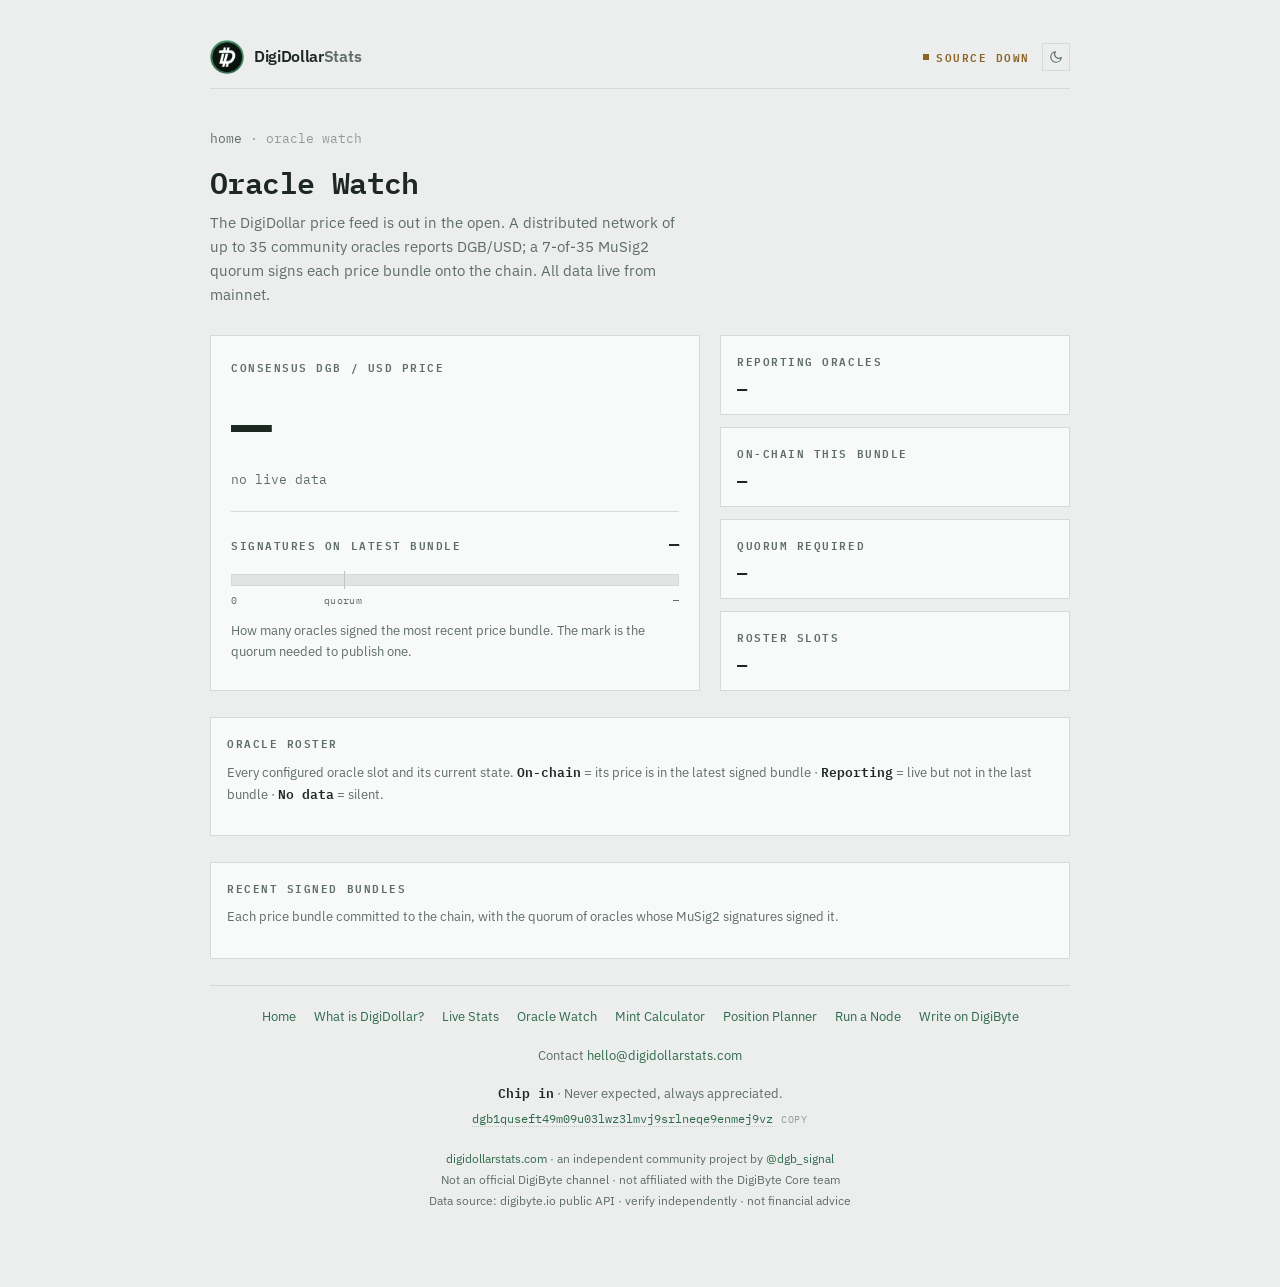
<file: oracle.html>
<!DOCTYPE html>
<html lang="en">
<head>
<meta charset="UTF-8">
<meta name="viewport" content="width=device-width, initial-scale=1">
<title>DigiDollar Oracle Watch — Live DGB/USD Price — DigiDollarStats</title>
  <meta name="description" content="Live status of the DigiDollar oracle network: consensus DGB/USD price, reporting oracles, and the 7-of-35 MuSig2 signers of the latest on-chain price bundles.">
  <link rel="canonical" href="https://digidollarstats.com/oracle">

  <meta property="og:type" content="website">
  <meta property="og:url" content="https://digidollarstats.com/oracle">
  <meta property="og:site_name" content="DigiDollarStats">
  <meta property="og:title" content="DigiDollar Oracle Watch">
  <meta property="og:description" content="Live status of the DigiDollar oracle network: consensus DGB/USD price, reporting oracles, and the 7-of-35 MuSig2 signers of the latest on-chain price bundles.">
  <meta property="og:image" content="https://digidollarstats.com/og-oracle.png">
  <meta property="og:image:width" content="1200">
  <meta property="og:image:height" content="630">
  <meta name="twitter:card" content="summary_large_image">
  <meta name="twitter:title" content="DigiDollar Oracle Watch">
  <meta name="twitter:description" content="The DigiDollar price feed in the open: consensus DGB/USD, which oracles are reporting, and the 7-of-35 MuSig2 quorum signing each bundle onto the chain.">
  <meta name="twitter:image" content="https://digidollarstats.com/og-oracle.png">

  <meta name="robots" content="index, follow">
  <meta name="theme-color" content="#1A1D1C" id="themeColor">
<script>
(function(){
  var t=null;
  try{ t=localStorage.getItem('dds-theme'); }catch(e){}
  if(t!=='light'&&t!=='dark'){
    t=(window.matchMedia&&window.matchMedia('(prefers-color-scheme: light)').matches)?'light':'dark';
  }
  document.documentElement.setAttribute('data-theme',t);
})();
</script>
  <link rel="icon" href="/favicon.ico" sizes="any">
  <link rel="icon" type="image/png" sizes="32x32" href="/favicon-32x32-light.png" media="(prefers-color-scheme: light)">
  <link rel="icon" type="image/png" sizes="16x16" href="/favicon-16x16-light.png" media="(prefers-color-scheme: light)">
  <link rel="icon" type="image/png" sizes="32x32" href="/favicon-32x32.png">
  <link rel="icon" type="image/png" sizes="16x16" href="/favicon-16x16.png">
  <link rel="apple-touch-icon" sizes="180x180" href="/apple-touch-icon.png">
  <link rel="manifest" href="/site.webmanifest">

<link rel="preconnect" href="https://fonts.googleapis.com">
<link rel="preconnect" href="https://fonts.gstatic.com" crossorigin>
<link href="https://fonts.googleapis.com/css2?family=IBM+Plex+Mono:wght@400;600&family=IBM+Plex+Sans:wght@400;600&display=swap" rel="stylesheet">

<link rel="stylesheet" href="/ash.css">
<style>
  /* ---------- oracle page only ---------- */
  .crumb{font-family:var(--mono);font-size:var(--t-small);color:var(--dim);margin-bottom:14px}
  .crumb a{color:var(--muted);text-decoration:none}
  .crumb a:hover{color:var(--signal)}
  .pnote{color:var(--muted);font-size:var(--t-small);line-height:1.6;margin-bottom:14px}
  .pnote b{color:var(--text);font-weight:600;font-family:var(--mono)}

  .rostersum{font-family:var(--mono);font-size:var(--t-small);color:var(--signal);
    margin-bottom:10px;font-variant-numeric:tabular-nums}
  .rostersum span{color:var(--dim)}

  .orow{display:flex;align-items:center;gap:10px;padding:9px 0;
    border-bottom:1px solid var(--rule);font-size:var(--t-small)}
  .orow:last-child{border-bottom:none}
  .oid{font-family:var(--mono);font-size:var(--t-micro);color:var(--dim);width:26px;flex-shrink:0}
  .oname{flex:1;min-width:0;white-space:nowrap;overflow:hidden;text-overflow:ellipsis}
  .opill{font-family:var(--mono);font-size:var(--t-micro);font-weight:600;letter-spacing:.06em;
    text-transform:uppercase;padding:2px 7px;border:1px solid;flex-shrink:0;line-height:1.5}
  .p-onchain{color:var(--signal);border-color:var(--signal)}
  .p-reporting{color:var(--muted);border-color:var(--rule2)}
  .p-nodata{color:var(--amber);border-color:var(--amber)}
  .oprice{font-family:var(--mono);font-size:var(--t-small);width:84px;text-align:right;
    flex-shrink:0;color:var(--muted);font-variant-numeric:tabular-nums}

  .bundlehdr{font-family:var(--mono);font-size:var(--t-small);color:var(--muted);
    margin:14px 0 8px;padding-top:12px;border-top:1px solid var(--rule)}
  .bundlehdr:first-of-type{border-top:none;padding-top:0;margin-top:0}
  .bundlehdr b{color:var(--signal);font-weight:600}
  .sig{display:inline-block;background:var(--well);border:1px solid var(--rule);color:var(--text);
    font-family:var(--mono);font-size:var(--t-micro);font-weight:600;padding:4px 8px;margin:3px 4px 3px 0}
  .bundlecap{color:var(--dim);font-size:var(--t-micro);margin-top:12px;font-family:var(--mono)}

  @media (min-width:900px){
    .topgrid{display:grid;grid-template-columns:1.4fr 1fr;gap:20px;margin-bottom:var(--gap)}
    .topgrid .readout{margin-bottom:0}
    .topgrid .figs{grid-template-columns:1fr;grid-template-rows:repeat(4,1fr);margin-bottom:0}
  }
</style>

<script type="application/ld+json">
{
  "@context": "https://schema.org",
  "@type": "WebSite",
  "name": "DigiDollarStats",
  "alternateName": ["DigiDollar Stats", "digidollarstats.com"],
  "url": "https://digidollarstats.com/"
}
</script>
<script type="application/ld+json">
{
  "@context": "https://schema.org",
  "@type": "Dataset",
  "name": "DigiDollar Oracle Network Status",
  "description": "Live status of the DigiDollar oracle network: consensus DGB/USD price, reporting oracles, and the 7-of-35 MuSig2 signers of the latest on-chain price bundles.",
  "url": "https://digidollarstats.com/oracle",
  "keywords": ["DigiDollar", "DigiByte", "DGB", "oracle", "price feed", "MuSig2", "quorum", "DGB/USD"],
  "isAccessibleForFree": true,
  "creator": {
    "@type": "Organization",
    "name": "DGB Signal",
    "url": "https://x.com/dgb_signal"
  },
  "license": "https://creativecommons.org/licenses/by/4.0/",
  "creditText": "Independent community project. Not an official DigiByte channel. Not financial advice."
}
</script>
</head>
<body>
<div class="wrap">

  <div class="masthead">
    <a class="homelink" href="/" aria-label="DigiDollarStats home">
      <img class="logo logo-dk" src="/icon-192-mint.png" alt="" width="192" height="192">
      <img class="logo logo-lt" src="/icon-192-light.png" alt="" width="192" height="192">
      <span class="brand">DigiDollar<em>Stats</em></span>
    </a>
    <span class="controls">
      <span class="status eyebrow" id="liveBadge"><span class="sdot"></span><span id="liveTxt">Live</span></span>
      <button class="themetoggle" id="themeToggle" type="button" aria-label="Switch colour theme" title="Switch colour theme">
        <svg class="i-moon" viewBox="0 0 24 24" fill="none" stroke="currentColor" stroke-width="2" stroke-linecap="round" stroke-linejoin="round"><path d="M21 12.8A9 9 0 1 1 11.2 3a7 7 0 0 0 9.8 9.8z"/></svg>
        <svg class="i-sun" viewBox="0 0 24 24" fill="none" stroke="currentColor" stroke-width="2" stroke-linecap="round" stroke-linejoin="round"><circle cx="12" cy="12" r="4.2"/><path d="M12 2.4v2.2M12 19.4v2.2M4.2 4.2l1.6 1.6M18.2 18.2l1.6 1.6M2.4 12h2.2M19.4 12h2.2M4.2 19.8l1.6-1.6M18.2 5.8l1.6-1.6"/></svg>
      </button>
    </span>
  </div>

  <p class="crumb"><a href="/">home</a> · oracle watch</p>

  <h1>Oracle Watch</h1>
  <p class="lede">The DigiDollar price feed is out in the open. A distributed network of up to 35 community oracles reports DGB/USD; a 7-of-35 MuSig2 quorum signs each price bundle onto the chain. All data live from mainnet.</p>

  <div class="topgrid">
    <div class="readout">
      <span class="eyebrow">Consensus DGB / USD price</span>
      <div class="supply" id="price">—</div>
      <div class="updated" id="priceMeta">connecting to live data…</div>

      <div class="backing">
        <div class="backingtop">
          <span class="eyebrow">Signatures on latest bundle</span>
          <span class="backingval" id="quorumVal">—</span>
        </div>
        <div class="track"><span class="fill" id="quorumFill"></span><span class="tick" id="quorumTick"></span></div>
        <div class="scalewrap">
          <div class="scale"><span>0</span><span class="mid" id="quorumMid">quorum</span><span id="quorumMax">—</span></div>
        </div>
        <p class="backingnote">How many oracles signed the most recent price bundle. The mark is the quorum needed to publish one.</p>
      </div>
    </div>

    <div class="figs">
      <div class="fig"><span class="eyebrow">Reporting oracles</span><span class="figv" id="reporting">—</span></div>
      <div class="fig"><span class="eyebrow">On-chain this bundle</span><span class="figv" id="onchain">—</span></div>
      <div class="fig"><span class="eyebrow">Quorum required</span><span class="figv" id="required">—</span></div>
      <div class="fig"><span class="eyebrow">Roster slots</span><span class="figv" id="slots">—</span></div>
    </div>
  </div>

  <div class="panel">
    <h2 class="eyebrow">Oracle roster</h2>
    <p class="pnote">Every configured oracle slot and its current state. <b>On-chain</b> = its price is in the latest signed bundle · <b>Reporting</b> = live but not in the last bundle · <b>No data</b> = silent.</p>
    <div class="rostersum" id="rosterSum"></div>
    <div id="roster"></div>
  </div>

  <div class="panel">
    <h2 class="eyebrow">Recent signed bundles</h2>
    <p class="pnote">Each price bundle committed to the chain, with the quorum of oracles whose MuSig2 signatures signed it.</p>
    <div id="bundles"></div>
  </div>

  <footer>
    <nav class="footnav" aria-label="Footer">
      <a href="/">Home</a>
      <a href="/what-is-digidollar">What is DigiDollar?</a>
      <a href="/live">Live Stats</a>
      <a href="/oracle">Oracle Watch</a>
      <a href="/calculator">Mint Calculator</a>
      <a href="/planner">Position Planner</a>
      <a href="/node">Run a Node</a>
      <a href="https://write.digidollarstats.com">Write on DigiByte</a>
    </nav>
    <div class="footcontact">Contact <a href="mailto:hello@digidollarstats.com">hello@digidollarstats.com</a></div>
    <div class="footdonate">
      <span class="fdlabel">Chip in</span> · Never expected, always appreciated.<br>
      <span class="fdaddr" id="fdDgb" role="button" tabindex="0" title="Click to copy">dgb1quseft49m09u03lwz3lmvj9srlneqe9enmej9vz</span><span class="fdhint" id="fdDgbHint">copy</span>
    </div>
    <a href="/">digidollarstats.com</a> · an independent community project by <a href="https://x.com/dgb_signal">@dgb_signal</a><br>
    Not an official DigiByte channel · not affiliated with the DigiByte Core team<br>
    Data source: digibyte.io public API · verify independently · not financial advice
  </footer>
</div>


<script>
const PRICES_API  = 'https://digibyte.io/api/getalloracleprices';
const SIGNERS_API = 'https://digibyte.io/api/getoraclesigners?blocks=300';
const MAX_BUNDLES = 5;
const REFRESH_SECONDS = 60;
const $ = id => document.getElementById(id);

const usd6 = n => '$' + Number(n).toFixed(6);
function ago(ts){
  if (!ts) return '';
  const s = Math.max(0, Math.floor(Date.now()/1000 - ts));
  if (s < 60) return s + 's ago';
  if (s < 3600) return Math.floor(s/60) + 'm ago';
  return Math.floor(s/3600) + 'h ago';
}
function pill(status, source){
  if (source === 'on-chain') return '<span class="opill p-onchain">on-chain</span>';
  if (status === 'no_data')  return '<span class="opill p-nodata">no data</span>';
  return '<span class="opill p-reporting">reporting</span>';
}
function setBadge(cls, txt){
  $('liveBadge').className = 'status eyebrow' + (cls ? ' ' + cls : '');
  $('liveTxt').textContent = txt;
}

async function refresh(){
  try{
    const [pr, sg] = await Promise.all([
      fetch(PRICES_API, {cache:'no-store'}).then(r=>{if(!r.ok)throw 0;return r.json();}),
      fetch(SIGNERS_API,{cache:'no-store'}).then(r=>{if(!r.ok)throw 0;return r.json();}).catch(()=>null)
    ]);

    $('price').textContent = usd6(pr.consensus_price_usd || (pr.consensus_price_micro_usd||0)/1e6);
    $('priceMeta').textContent = 'bundle #' + (pr.last_bundle_height||'\u2014') +
      ' \u00b7 ' + ago(pr.last_bundle_time) + ' \u00b7 updated ' + new Date().toLocaleTimeString();

    const oracles = pr.oracles || [];
    const reporting = oracles.filter(o=>o.status==='reporting').length;
    const onchain   = oracles.filter(o=>o.price_source==='on-chain').length;
    $('reporting').textContent = reporting + ' / ' + (pr.total_oracles||oracles.length);
    $('onchain').textContent   = onchain;
    $('required').textContent  = (pr.required||'\u2014') + ' of ' + (pr.total_oracles||'\u2014');
    $('slots').textContent     = (pr.total_oracles||oracles.length);
    const nodata = oracles.filter(o=>o.status==='no_data').length;
    const slots  = pr.total_oracles || oracles.length;
    $('rosterSum').innerHTML = reporting + ' reporting <span>\u00b7</span> ' +
      nodata + ' no data <span>\u00b7</span> ' + slots + ' slots';

    $('roster').innerHTML = oracles.map(o =>
      '<div class="orow">' +
        '<span class="oid">'+o.oracle_id+'</span>' +
        '<span class="oname">'+(o.name||('Oracle '+o.oracle_id))+'</span>' +
        pill(o.status, o.price_source) +
        '<span class="oprice">'+(o.price_usd?usd6(o.price_usd):'\u2014')+'</span>' +
      '</div>').join('');

    // quorum bar — signatures on the newest bundle against the quorum threshold
    const req = Number(pr.required) || null;
    const latest = (sg && sg.bundles && sg.bundles.length) ? sg.bundles[0] : null;
    const signed = latest ? Number(latest.signer_count) : null;
    $('quorumMax').textContent = slots || '\u2014';
    if (req && slots) {
      const pct = Math.max(0, Math.min(100, req / slots * 100));
      $('quorumTick').style.left = pct + '%';
      $('quorumMid').style.left  = pct + '%';
      $('quorumMid').textContent = req + ' required';
    }
    if (signed != null && slots) {
      $('quorumVal').textContent  = signed + ' of ' + slots;
      $('quorumFill').style.width = Math.max(0, Math.min(100, signed / slots * 100)) + '%';
    } else {
      $('quorumVal').textContent  = '\u2014';
      $('quorumFill').style.width = '0';
    }

    if (sg && sg.bundles && sg.bundles.length){
      const shown = sg.bundles.slice(0, MAX_BUNDLES);
      const total = sg.bundles.length;
      const rows = shown.map(b => {
        const signers = (b.signers||[]).map(x=>'<span class="sig">'+(x.name||('#'+x.oracle_id))+'</span>').join('');
        return '<div class="bundlehdr">block <b>#'+b.height+'</b> \u00b7 '+usd6(b.price_usd)+
               ' \u00b7 '+(b.signer_count||0)+' signers \u00b7 '+ago(b.timestamp)+'</div>'+
               '<div>'+signers+'</div>';
      }).join('');
      const cap = total > MAX_BUNDLES
        ? 'Showing the latest ' + MAX_BUNDLES + ' of ' + total + ' bundles from the last 300 blocks.'
        : total + ' bundle' + (total===1?'':'s') + ' published in the last 300 blocks.';
      $('bundles').innerHTML = rows + '<div class="bundlecap">' + cap + '</div>';
    } else {
      $('bundles').innerHTML = '<div class="bundlecap">No price bundles in the last 300 blocks \u2014 the on-chain price simply hasn\'t changed enough to trigger a new one.</div>';
    }

    setBadge('', 'Live');
  }catch(e){
    setBadge('err', 'Source down');
    $('priceMeta').textContent = 'no live data';
    $('quorumVal').textContent = '\u2014';
    $('quorumFill').style.width = '0';
  }
}
refresh();
setInterval(refresh, REFRESH_SECONDS*1000);

(function(){
    var root = document.documentElement;
    var meta = document.getElementById('themeColor');
    var btn  = document.getElementById('themeToggle');
    function sync(){
      if (!meta) return;
      var f = getComputedStyle(root).getPropertyValue('--field').trim();
      if (f) meta.setAttribute('content', f);
    }
    window.ddsSyncThemeColor = sync;
    function apply(t){
      root.setAttribute('data-theme', t);
      if (btn) btn.setAttribute('aria-label', t === 'dark' ? 'Switch to light theme' : 'Switch to dark theme');
      try{ localStorage.setItem('dds-theme', t); }catch(e){}
      sync();
    }
    apply(root.getAttribute('data-theme') === 'light' ? 'light' : 'dark');
    if (btn) btn.addEventListener('click', function(){
      apply(root.getAttribute('data-theme') === 'light' ? 'dark' : 'light');
    });
  })();

  (function(){
    var addr = "dgb1quseft49m09u03lwz3lmvj9srlneqe9enmej9vz";
    var fel = document.getElementById("fdDgb");
    var fhint = document.getElementById("fdDgbHint");
    function fcopy(){
      navigator.clipboard.writeText(addr).then(function(){
        fhint.classList.add("ok"); fhint.textContent = "copied \u2713";
        setTimeout(function(){ fhint.classList.remove("ok"); fhint.textContent = "copy"; }, 1600);
      }).catch(function(){});
    }
    if(fel){
      fel.addEventListener("click", fcopy);
      fel.addEventListener("keydown", function(e){ if(e.key==="Enter"||e.key===" "){ e.preventDefault(); fcopy(); } });
    }
  })();
</script>
</body>
</html>
</file>
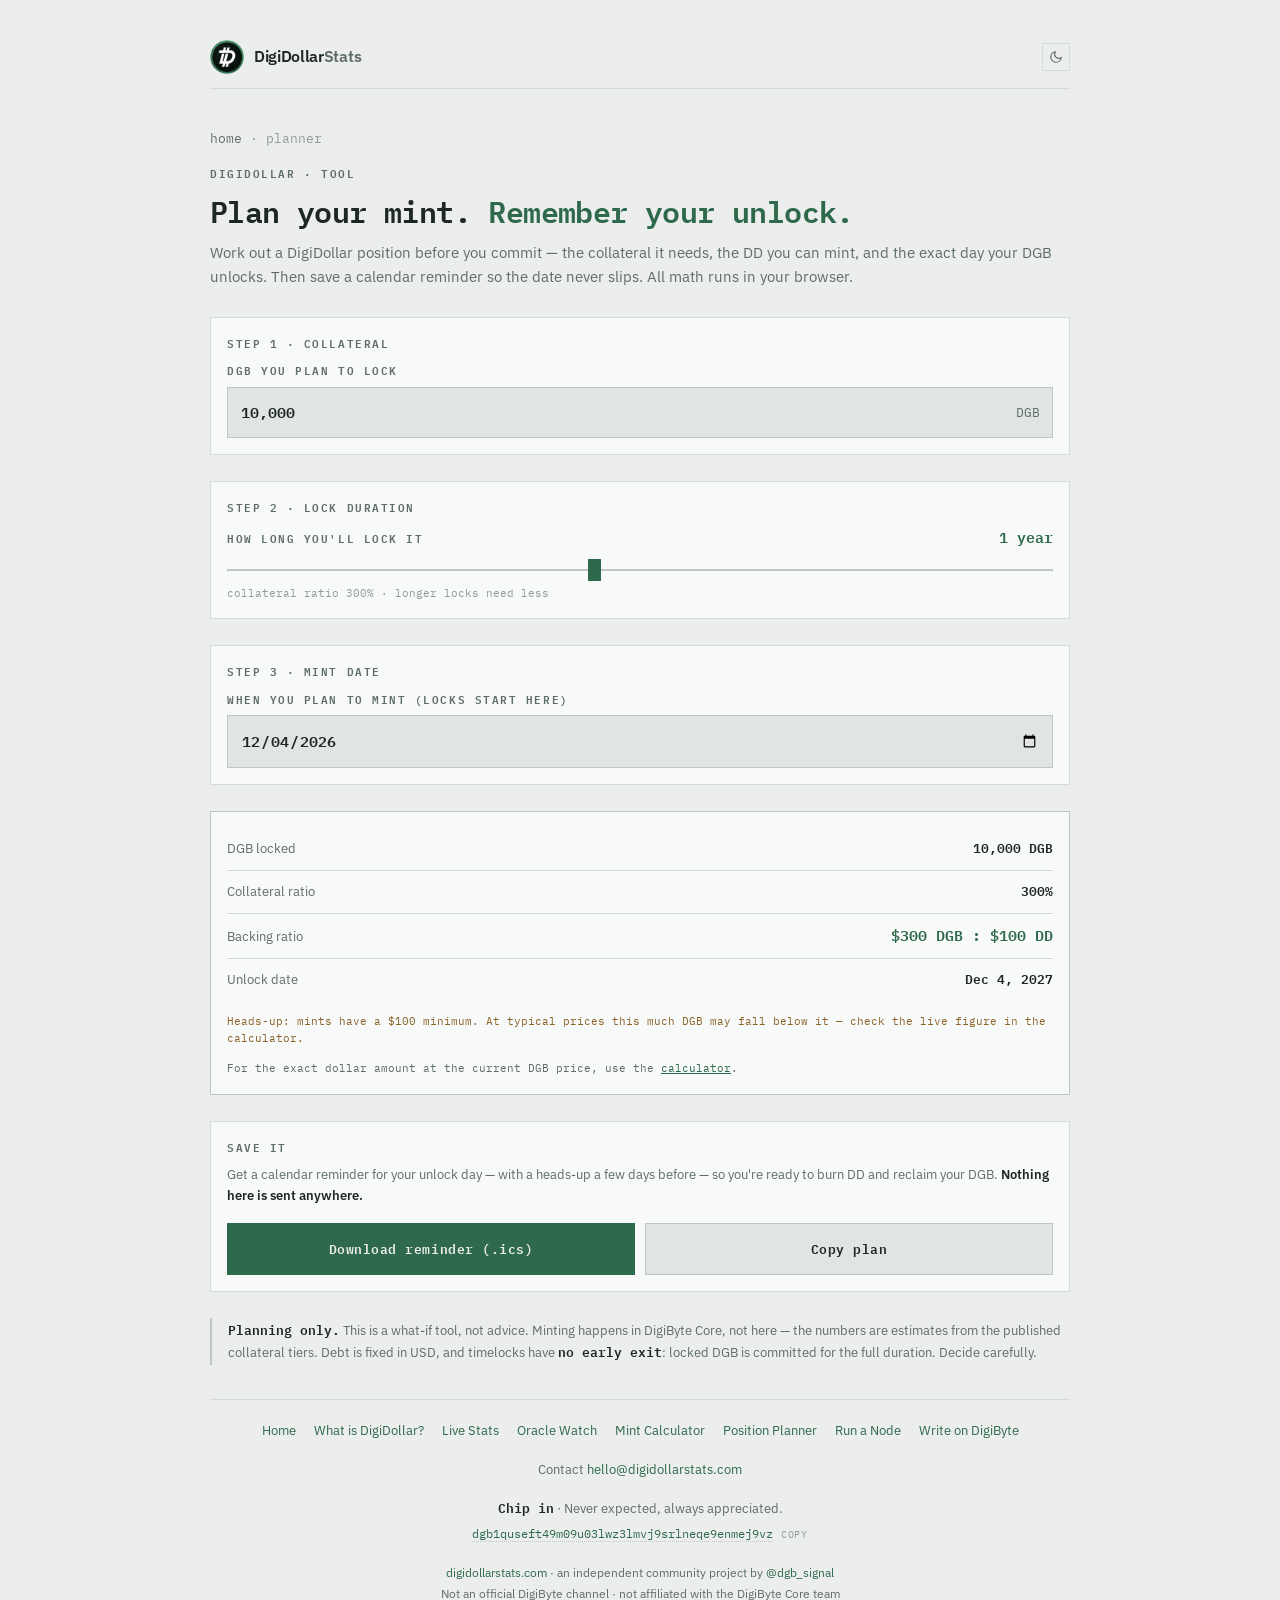
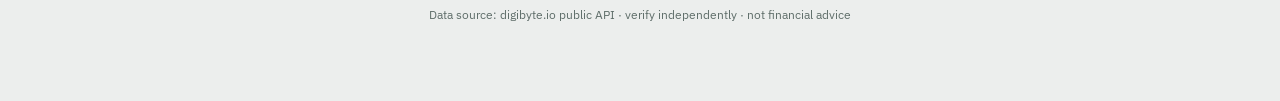
<file: planner.html>
<!DOCTYPE html>
<html lang="en">
<head>
<meta charset="UTF-8">
<meta name="viewport" content="width=device-width, initial-scale=1">
<title>DigiDollar Position Planner — DigiDollarStats</title>
  <meta name="description" content="Plan a DigiDollar mint before you commit: the collateral required, the DD you can mint, and your exact unlock date — with a calendar reminder for when it expires.">
  <meta name="keywords" content="DigiDollar planner, position planner, unlock date, timelock reminder, DGB collateral, mint plan">
  <link rel="canonical" href="https://digidollarstats.com/planner">

  <meta property="og:type" content="website">
  <meta property="og:url" content="https://digidollarstats.com/planner">
  <meta property="og:site_name" content="DigiDollarStats">
  <meta property="og:title" content="Position Planner — DigiDollarStats">
  <meta property="og:description" content="Plan a DigiDollar mint and get a calendar reminder for your unlock date. Independent, on-chain, no hype.">
  <meta property="og:image" content="https://digidollarstats.com/og-planner.png">
  <meta property="og:image:width" content="1200">
  <meta property="og:image:height" content="630">
  <meta name="twitter:card" content="summary_large_image">
  <meta name="twitter:title" content="DigiDollar Position Planner — DigiDollarStats">
  <meta name="twitter:description" content="Plan a DigiDollar mint before you commit: collateral required, DD you can mint, and your exact unlock date, with a calendar reminder.">
  <meta name="twitter:image" content="https://digidollarstats.com/og-planner.png">
  <meta name="robots" content="index, follow">
  <meta name="theme-color" content="#1A1D1C" id="themeColor">
<script>
(function(){
  var t=null;
  try{ t=localStorage.getItem('dds-theme'); }catch(e){}
  if(t!=='light'&&t!=='dark'){
    t=(window.matchMedia&&window.matchMedia('(prefers-color-scheme: light)').matches)?'light':'dark';
  }
  document.documentElement.setAttribute('data-theme',t);
})();
</script>
  <link rel="icon" href="/favicon.ico" sizes="any">
  <link rel="icon" type="image/png" sizes="32x32" href="/favicon-32x32-light.png" media="(prefers-color-scheme: light)">
  <link rel="icon" type="image/png" sizes="16x16" href="/favicon-16x16-light.png" media="(prefers-color-scheme: light)">
  <link rel="icon" type="image/png" sizes="32x32" href="/favicon-32x32.png">
  <link rel="icon" type="image/png" sizes="16x16" href="/favicon-16x16.png">
  <link rel="apple-touch-icon" sizes="180x180" href="/apple-touch-icon.png">
  <link rel="manifest" href="/site.webmanifest">

<link rel="preconnect" href="https://fonts.googleapis.com">
<link rel="preconnect" href="https://fonts.gstatic.com" crossorigin>
<link href="https://fonts.googleapis.com/css2?family=IBM+Plex+Mono:wght@400;600&family=IBM+Plex+Sans:wght@400;600&display=swap" rel="stylesheet">

<link rel="stylesheet" href="/ash.css">
<style>
  /* ---------- planner page only ---------- */
  .crumb{font-family:var(--mono);font-size:var(--t-small);color:var(--dim);margin-bottom:14px}
  .crumb a{color:var(--muted);text-decoration:none}
  .crumb a:hover{color:var(--signal)}
  .kicker{display:block;margin-bottom:12px}
  .lede{max-width:none}
  h1 em{font-style:normal;color:var(--signal)}

  /* ---------- form controls (shared by calculator + planner) ---------- */
  label,.fld{
    display:block;font-family:var(--mono);font-size:var(--t-micro);font-weight:600;
    letter-spacing:.14em;text-transform:uppercase;color:var(--muted);margin-bottom:8px;
  }
  .hint{text-transform:none;letter-spacing:.02em;font-weight:400;color:var(--dim)}

  input[type=text],input[type=date]{
    width:100%;background:var(--well);border:1px solid var(--rule2);color:var(--text);
    font-family:var(--mono);font-size:15px;font-weight:600;padding:12px 13px;
    font-variant-numeric:tabular-nums;
  }
  input[type=text]:focus,input[type=date]:focus{outline:none;border-color:var(--signal)}
  input::placeholder{color:var(--dim);font-weight:400}
  input[type=date]{
    -webkit-appearance:none;appearance:none;min-width:0;max-width:100%;
    text-align:left;color-scheme:dark;
  }
  html[data-theme="light"] input[type=date]{color-scheme:light}

  input[type=range]{
    width:100%;appearance:none;-webkit-appearance:none;height:2px;
    background:var(--rule2);outline:none;margin:12px 0 8px;
  }
  input[type=range]::-webkit-slider-thumb{
    appearance:none;-webkit-appearance:none;width:13px;height:22px;
    background:var(--signal);border:none;cursor:pointer;
  }
  input[type=range]::-moz-range-thumb{
    width:13px;height:22px;background:var(--signal);
    border:none;border-radius:0;cursor:pointer;
  }
  input[type=range]:focus-visible{outline:2px solid var(--signal);outline-offset:6px}

  .segs{display:grid;grid-template-columns:1fr 1fr;gap:8px;margin-bottom:20px}
  .mode{
    background:var(--well);border:1px solid var(--rule2);color:var(--muted);
    font-family:var(--mono);font-size:var(--t-small);font-weight:600;line-height:1.5;
    padding:12px 8px;cursor:pointer;text-align:center;
  }
  .mode:hover{color:var(--text);border-color:var(--muted)}
  .mode.on{border-color:var(--signal);color:var(--signal);background:var(--panel)}
  .mode:focus-visible{outline:2px solid var(--signal);outline-offset:2px}

  .btns{display:flex;gap:10px;flex-wrap:wrap}
  button.act{
    flex:1;min-width:160px;font-family:var(--mono);font-size:var(--t-small);font-weight:600;
    letter-spacing:.04em;padding:14px 12px;cursor:pointer;border:1px solid transparent;
  }
  button.act:focus-visible{outline:2px solid var(--signal);outline-offset:2px}
  .act.primary{background:var(--signal);color:var(--field);border-color:var(--signal)}
  .act.primary:hover{opacity:.9}
  .act.secondary{background:var(--well);color:var(--text);border-color:var(--rule2)}
  .act.secondary:hover{border-color:var(--muted)}
  .act.copied{border-color:var(--signal);color:var(--signal)}

  .tierlabel{display:flex;justify-content:space-between;align-items:baseline;gap:12px;margin-bottom:4px}
  .tierlabel .fld,.tierlabel label{margin:0}
  .tierval{
    font-family:var(--mono);font-weight:600;font-size:var(--t-body);
    color:var(--signal);font-variant-numeric:tabular-nums;
  }
  .tiernote{
    display:flex;justify-content:space-between;gap:12px;
    font-family:var(--mono);font-size:var(--t-micro);color:var(--dim);
  }

  /* input with trailing unit */
  .inputrow{position:relative}
  .inputrow input{padding-right:56px}
  .inputrow .unit{
    position:absolute;right:13px;top:50%;transform:translateY(-50%);
    font-family:var(--mono);font-size:var(--t-small);color:var(--muted);pointer-events:none;
  }
  .ratiohint{font-family:var(--mono);font-size:var(--t-micro);color:var(--dim);margin-top:6px}

  /* output block */
  .out{
    background:var(--panel);border:1px solid var(--rule2);
    padding:16px;margin-bottom:var(--gap);
  }
  .rows .srow:last-child{border-bottom:none}
  .srow .v.big{color:var(--signal);font-size:var(--t-body)}
  .srow .v.date{color:var(--text)}
  .outnote{
    color:var(--amber);font-family:var(--mono);font-size:var(--t-micro);
    line-height:1.6;margin-top:12px;
  }
  .outnote:empty{display:none}
  .outnote.muted{color:var(--muted)}
  .outnote.muted a{color:var(--signal)}

  .note{color:var(--muted);font-size:var(--t-small);margin-bottom:16px}
  .note b{color:var(--text);font-weight:600}
</style>

<script type="application/ld+json">
{
  "@context": "https://schema.org",
  "@type": "WebSite",
  "name": "DigiDollarStats",
  "alternateName": ["DigiDollar Stats", "digidollarstats.com"],
  "url": "https://digidollarstats.com/"
}
</script>
<script type="application/ld+json">
{
  "@context": "https://schema.org",
  "@type": "WebApplication",
  "name": "DigiDollar Position Planner",
  "description": "Plan a DigiDollar position: collateral required, DD mintable, and the exact unlock date, with a downloadable calendar reminder.",
  "url": "https://digidollarstats.com/planner",
  "applicationCategory": "FinanceApplication",
  "operatingSystem": "Any",
  "offers": {
    "@type": "Offer",
    "price": "0",
    "priceCurrency": "USD"
  },
  "isAccessibleForFree": true,
  "creator": {
    "@type": "Organization",
    "name": "DGB Signal",
    "url": "https://x.com/dgb_signal"
  },
  "creditText": "Independent community project. Not an official DigiByte channel. Not financial advice."
}
</script>
</head>
<body>
<div class="wrap">

  <div class="masthead">
    <a class="homelink" href="/" aria-label="DigiDollarStats home">
      <img class="logo logo-dk" src="/icon-192-mint.png" alt="" width="192" height="192">
      <img class="logo logo-lt" src="/icon-192-light.png" alt="" width="192" height="192">
      <span class="brand">DigiDollar<em>Stats</em></span>
    </a>
    <span class="controls">
      <button class="themetoggle" id="themeToggle" type="button" aria-label="Switch colour theme" title="Switch colour theme">
        <svg class="i-moon" viewBox="0 0 24 24" fill="none" stroke="currentColor" stroke-width="2" stroke-linecap="round" stroke-linejoin="round"><path d="M21 12.8A9 9 0 1 1 11.2 3a7 7 0 0 0 9.8 9.8z"/></svg>
        <svg class="i-sun" viewBox="0 0 24 24" fill="none" stroke="currentColor" stroke-width="2" stroke-linecap="round" stroke-linejoin="round"><circle cx="12" cy="12" r="4.2"/><path d="M12 2.4v2.2M12 19.4v2.2M4.2 4.2l1.6 1.6M18.2 18.2l1.6 1.6M2.4 12h2.2M19.4 12h2.2M4.2 19.8l1.6-1.6M18.2 5.8l1.6-1.6"/></svg>
      </button>
    </span>
  </div>

  <p class="crumb"><a href="/">home</a> · planner</p>

  <span class="eyebrow kicker">DigiDollar · Tool</span>
  <h1>Plan your mint. <em>Remember your unlock.</em></h1>
  <p class="lede">Work out a DigiDollar position before you commit — the collateral it needs, the DD you can mint, and the exact day your DGB unlocks. Then save a calendar reminder so the date never slips. All math runs in your browser.</p>

  <div class="panel">
    <h2 class="eyebrow">Step 1 · Collateral</h2>
    <label class="fld" for="dgb">DGB you plan to lock</label>
    <div class="inputrow">
      <input id="dgb" type="text" inputmode="decimal" value="10,000">
      <span class="unit">DGB</span>
    </div>
  </div>

  <div class="panel">
    <h2 class="eyebrow">Step 2 · Lock duration</h2>
    <div class="tierlabel">
      <label class="fld" for="tier">How long you'll lock it</label>
      <span class="tierval" id="tierVal">1 year</span>
    </div>
    <input id="tier" type="range" min="0" max="9" value="4" aria-label="Lock duration tier">
    <div class="ratiohint" id="ratioHint">collateral ratio 300% · longer locks need less</div>
  </div>

  <div class="panel">
    <h2 class="eyebrow">Step 3 · Mint date</h2>
    <label class="fld" for="date">When you plan to mint (locks start here)</label>
    <input id="date" type="date">
  </div>

  <div class="out">
    <div class="rows">
      <div class="srow"><span class="k">DGB locked</span><span class="v" id="oDgb">—</span></div>
      <div class="srow"><span class="k">Collateral ratio</span><span class="v" id="oRatio">—</span></div>
      <div class="srow"><span class="k">Backing ratio</span><span class="v big" id="oMint">—</span></div>
      <div class="srow"><span class="k">Unlock date</span><span class="v date" id="oUnlock">—</span></div>
    </div>
    <div class="outnote" id="warn"></div>
    <div class="outnote muted">For the exact dollar amount at the current DGB price, use the <a href="/calculator">calculator</a>.</div>
  </div>

  <div class="panel">
    <h2 class="eyebrow">Save it</h2>
    <p class="note">Get a calendar reminder for your unlock day — with a heads-up a few days before — so you're ready to burn DD and reclaim your DGB. <b>Nothing here is sent anywhere.</b></p>
    <div class="btns">
      <button class="act primary" id="ics" type="button">Download reminder (.ics)</button>
      <button class="act secondary" id="copy" type="button">Copy plan</button>
    </div>
  </div>

  <div class="house">
    <b>Planning only.</b> This is a what-if tool, not advice. Minting happens in DigiByte Core, not here — the numbers are estimates from the published collateral tiers. Debt is fixed in USD, and timelocks have <b>no early exit</b>: locked DGB is committed for the full duration. Decide carefully.
  </div>

  <footer>
    <nav class="footnav" aria-label="Footer">
      <a href="/">Home</a>
      <a href="/what-is-digidollar">What is DigiDollar?</a>
      <a href="/live">Live Stats</a>
      <a href="/oracle">Oracle Watch</a>
      <a href="/calculator">Mint Calculator</a>
      <a href="/planner">Position Planner</a>
      <a href="/node">Run a Node</a>
      <a href="https://write.digidollarstats.com">Write on DigiByte</a>
    </nav>
    <div class="footcontact">Contact <a href="mailto:hello@digidollarstats.com">hello@digidollarstats.com</a></div>
    <div class="footdonate">
      <span class="fdlabel">Chip in</span> · Never expected, always appreciated.<br>
      <span class="fdaddr" id="fdDgb" role="button" tabindex="0" title="Click to copy">dgb1quseft49m09u03lwz3lmvj9srlneqe9enmej9vz</span><span class="fdhint" id="fdDgbHint">copy</span>
    </div>
    <a href="/">digidollarstats.com</a> · an independent community project by <a href="https://x.com/dgb_signal">@dgb_signal</a><br>
    Not an official DigiByte channel · not affiliated with the DigiByte Core team<br>
    Data source: digibyte.io public API · verify independently · not financial advice
  </footer>
</div>

<script>
  // Canonical DigiDollar lock tiers (duration + base collateral ratio %)
  const TIERS = [
    {label:'1 hour',   ratio:1000, ms:3600e3},
    {label:'30 days',  ratio:500,  ms:30*864e5},
    {label:'90 days',  ratio:400,  ms:90*864e5},
    {label:'180 days', ratio:350,  ms:180*864e5},
    {label:'1 year',   ratio:300,  ms:365*864e5},
    {label:'2 years',  ratio:275,  ms:730*864e5},
    {label:'3 years',  ratio:250,  ms:1095*864e5},
    {label:'5 years',  ratio:225,  ms:1825*864e5},
    {label:'7 years',  ratio:212,  ms:2555*864e5},
    {label:'10 years', ratio:200,  ms:3650*864e5}
  ];
  const $ = id => document.getElementById(id);
  const fmtInt = n => Math.round(n).toLocaleString('en-US');
  const fmtUSD = n => '$' + Number(n).toLocaleString('en-US',{minimumFractionDigits:2,maximumFractionDigits:2});

  // default mint date = today
  const today = new Date();
  $('date').value = today.toISOString().slice(0,10);

  function parseDgb(){
    const raw = $('dgb').value.replace(/[^0-9.]/g,'');
    return parseFloat(raw) || 0;
  }

  let state = {}; // holds current computed plan for .ics / copy

  function compute(){
    const t = TIERS[+$('tier').value];
    const dgb = parseDgb();
    $('tierVal').textContent = t.label;
    $('ratioHint').textContent = 'collateral ratio ' + t.ratio + '% · longer locks need less';

    // DD mintable = collateral value / ratio. Without a live price we express the
    // relationship in DGB terms: you must post `ratio`% of the DD value in DGB.
    // So DD (in DGB-equivalent) = dgb / (ratio/100). This is a planning estimate;
    // the live USD figure lives in the calculator.
    const ddInDgbTerms = dgb / (t.ratio/100);

    $('oDgb').textContent = dgb ? fmtInt(dgb) + ' DGB' : '—';
    $('oRatio').textContent = t.ratio + '%';
    $('oMint').textContent = '$' + t.ratio + ' DGB : $100 DD';

    // unlock date
    const start = $('date').value ? new Date($('date').value + 'T12:00:00') : new Date();
    const unlock = new Date(start.getTime() + t.ms);
    const opts = {year:'numeric',month:'short',day:'numeric'};
    $('oUnlock').textContent = unlock.toLocaleDateString('en-US',opts);

    // warnings
    let w = '';
    if (dgb > 0 && ddInDgbTerms*0.003 < 100) {
      w = 'Heads-up: mints have a $100 minimum. At typical prices this much DGB may fall below it — check the live figure in the calculator.';
    }
    $('warn').textContent = w;

    state = {
      dgb, ratio:t.ratio, tier:t.label,
      ddDgb: Math.round(ddInDgbTerms),
      start, unlock,
      unlockStr: unlock.toLocaleDateString('en-US',opts)
    };
  }

  ['input','change'].forEach(ev=>{
    $('dgb').addEventListener(ev,compute);
    $('tier').addEventListener(ev,compute);
    $('date').addEventListener(ev,compute);
  });
  // tidy DGB formatting on blur
  $('dgb').addEventListener('blur',()=>{ const n=parseDgb(); if(n) $('dgb').value=n.toLocaleString('en-US'); });
  compute();

  // ---- .ics generation ----
  function pad(n){return String(n).padStart(2,'0');}
  function toICSDate(d){ // all-day date value YYYYMMDD
    return d.getUTCFullYear()+pad(d.getUTCMonth()+1)+pad(d.getUTCDate());
  }
  function toICSStamp(d){
    return d.getUTCFullYear()+pad(d.getUTCMonth()+1)+pad(d.getUTCDate())+'T'+pad(d.getUTCHours())+pad(d.getUTCMinutes())+pad(d.getUTCSeconds())+'Z';
  }
  $('ics').addEventListener('click',()=>{
    const u = state.unlock;
    const dayAfter = new Date(u.getTime()+864e5);
    const uid = 'dd-'+u.getTime()+'@digidollarstats.com';
    const desc = 'Your DigiDollar timelock ends today. You can now burn the DD you minted to unlock your '+fmtInt(state.dgb)+' DGB. Tier: '+state.tier+' at '+state.ratio+'% collateral. Plan made with digidollarstats.com/planner (not financial advice).';
    const ics = [
      'BEGIN:VCALENDAR',
      'VERSION:2.0',
      'PRODID:-//DigiDollarStats//Position Planner//EN',
      'CALSCALE:GREGORIAN',
      'METHOD:PUBLISH',
      'BEGIN:VEVENT',
      'UID:'+uid,
      'DTSTAMP:'+toICSStamp(new Date()),
      'DTSTART;VALUE=DATE:'+toICSDate(u),
      'DTEND;VALUE=DATE:'+toICSDate(dayAfter),
      'SUMMARY:DigiDollar unlock — '+fmtInt(state.dgb)+' DGB',
      'DESCRIPTION:'+desc.replace(/([,;])/g,'\\$1'),
      'BEGIN:VALARM',
      'TRIGGER:-P3D',
      'ACTION:DISPLAY',
      'DESCRIPTION:DigiDollar unlock in 3 days — get ready to burn DD and reclaim your DGB',
      'END:VALARM',
      'BEGIN:VALARM',
      'TRIGGER:PT9H',
      'ACTION:DISPLAY',
      'DESCRIPTION:DigiDollar timelock ends today',
      'END:VALARM',
      'END:VEVENT',
      'END:VCALENDAR'
    ].join('\r\n');
    const blob = new Blob([ics],{type:'text/calendar;charset=utf-8'});
    const a = document.createElement('a');
    a.href = URL.createObjectURL(blob);
    a.download = 'digidollar-unlock-'+toICSDate(u)+'.ics';
    document.body.appendChild(a); a.click(); document.body.removeChild(a);
    setTimeout(()=>URL.revokeObjectURL(a.href),1000);
  });

  // ---- copy plan ----
  $('copy').addEventListener('click',()=>{
    const txt =
'DigiDollar mint plan\n'+
'--------------------\n'+
'Lock: '+fmtInt(state.dgb)+' DGB\n'+
'Duration: '+state.tier+'\n'+
'Collateral ratio: '+state.ratio+'%\n'+
'Backing: $'+state.ratio+' of DGB per $100 of DD\n'+
'Mint date: '+state.start.toLocaleDateString('en-US',{year:'numeric',month:'short',day:'numeric'})+'\n'+
'Unlock date: '+state.unlockStr+'\n\n'+
'Estimate only — no early exit on timelocks. Live figures: digidollarstats.com/calculator';
    navigator.clipboard.writeText(txt).then(()=>{
      const b=$('copy'); b.classList.add('copied'); b.textContent='Copied \u2713';
      setTimeout(()=>{b.classList.remove('copied'); b.textContent='Copy plan';},1600);
    }).catch(()=>{});
  });
</script>
<script>
(function(){
    var root = document.documentElement;
    var meta = document.getElementById('themeColor');
    var btn  = document.getElementById('themeToggle');
    function sync(){
      if (!meta) return;
      var f = getComputedStyle(root).getPropertyValue('--field').trim();
      if (f) meta.setAttribute('content', f);
    }
    window.ddsSyncThemeColor = sync;
    function apply(t){
      root.setAttribute('data-theme', t);
      if (btn) btn.setAttribute('aria-label', t === 'dark' ? 'Switch to light theme' : 'Switch to dark theme');
      try{ localStorage.setItem('dds-theme', t); }catch(e){}
      sync();
    }
    apply(root.getAttribute('data-theme') === 'light' ? 'light' : 'dark');
    if (btn) btn.addEventListener('click', function(){
      apply(root.getAttribute('data-theme') === 'light' ? 'dark' : 'light');
    });
  })();
</script>
<script>
(function(){
  var addr = "dgb1quseft49m09u03lwz3lmvj9srlneqe9enmej9vz";
  var fel = document.getElementById("fdDgb");
  var fhint = document.getElementById("fdDgbHint");
  if(!fel || !fhint) return;
  function fcopy(){
    navigator.clipboard.writeText(addr).then(function(){
      fhint.classList.add("ok"); fhint.textContent = "copied \u2713";
      setTimeout(function(){ fhint.classList.remove("ok"); fhint.textContent = "copy"; }, 1600);
    }).catch(function(){});
  }
  fel.addEventListener("click", fcopy);
  fel.addEventListener("keydown", function(e){ if(e.key==="Enter"||e.key===" "){ e.preventDefault(); fcopy(); } });
})();
</script>
</body>
</html>
</file>
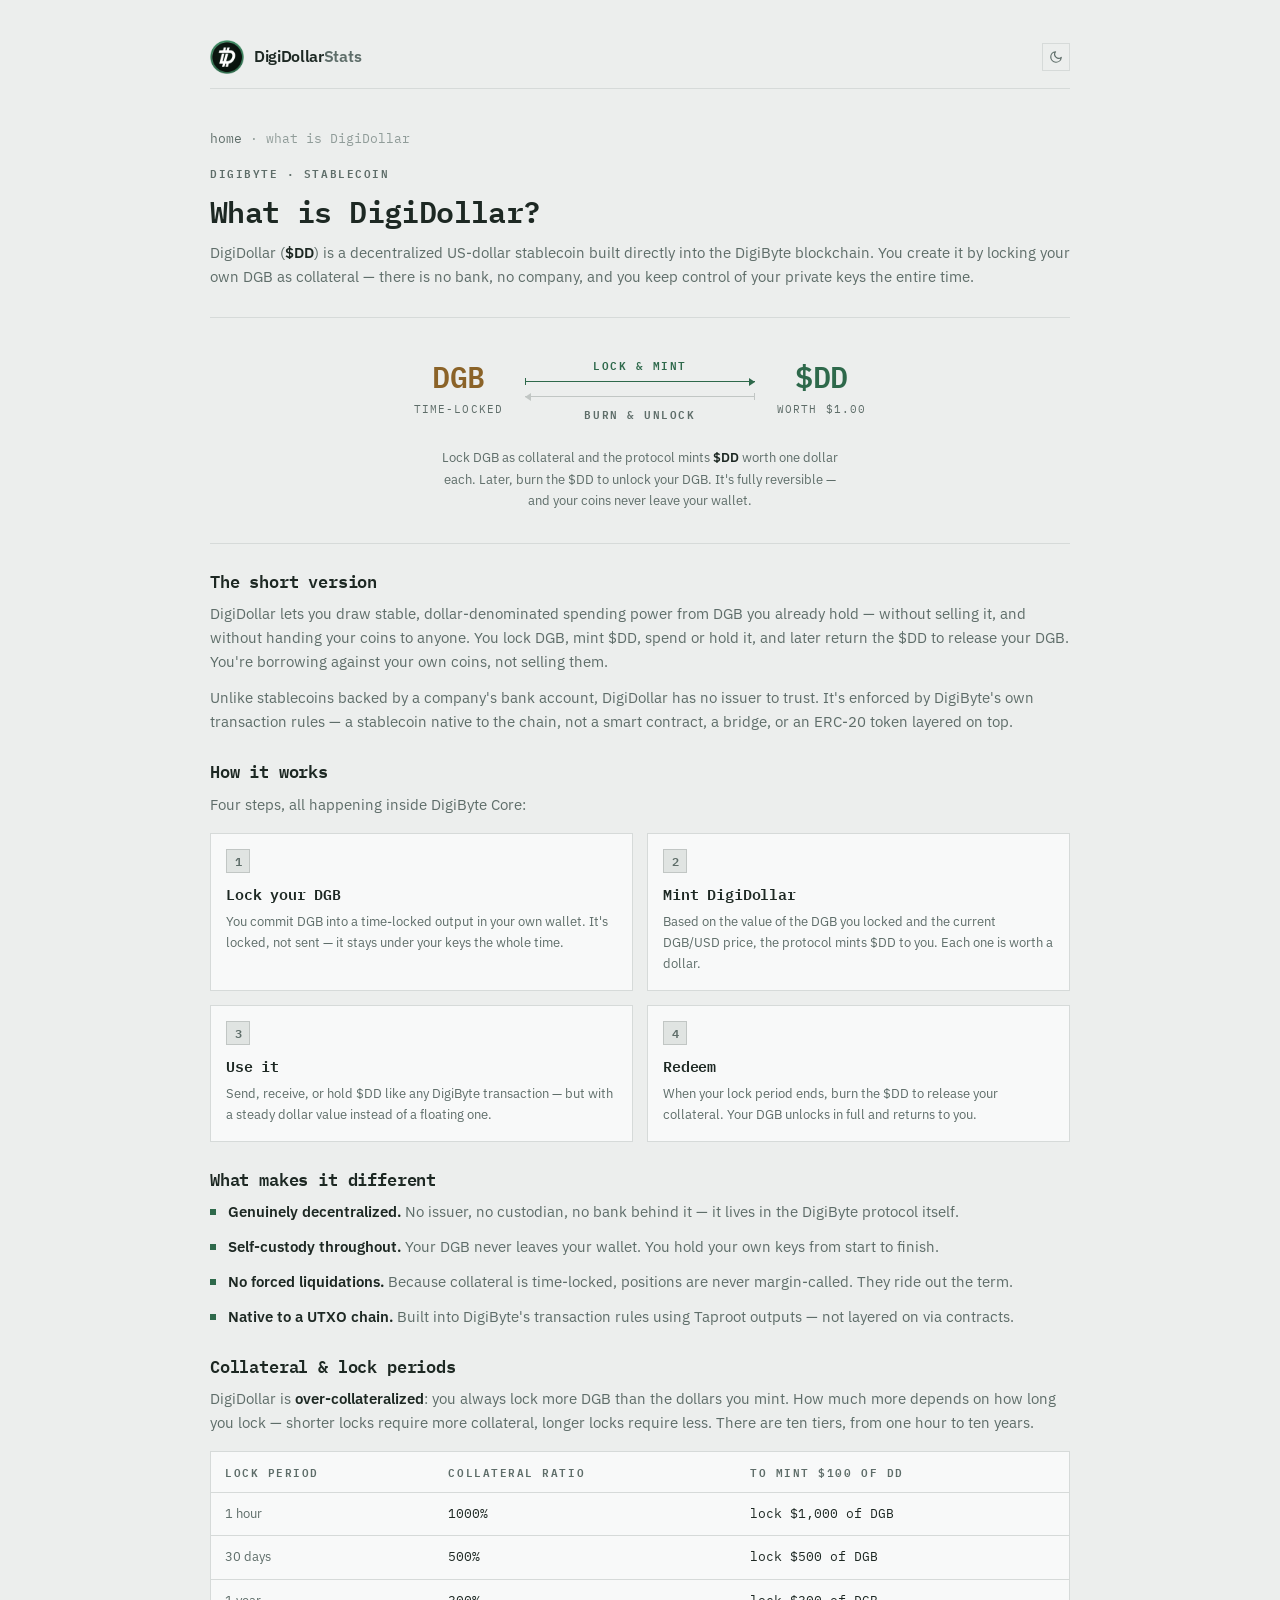
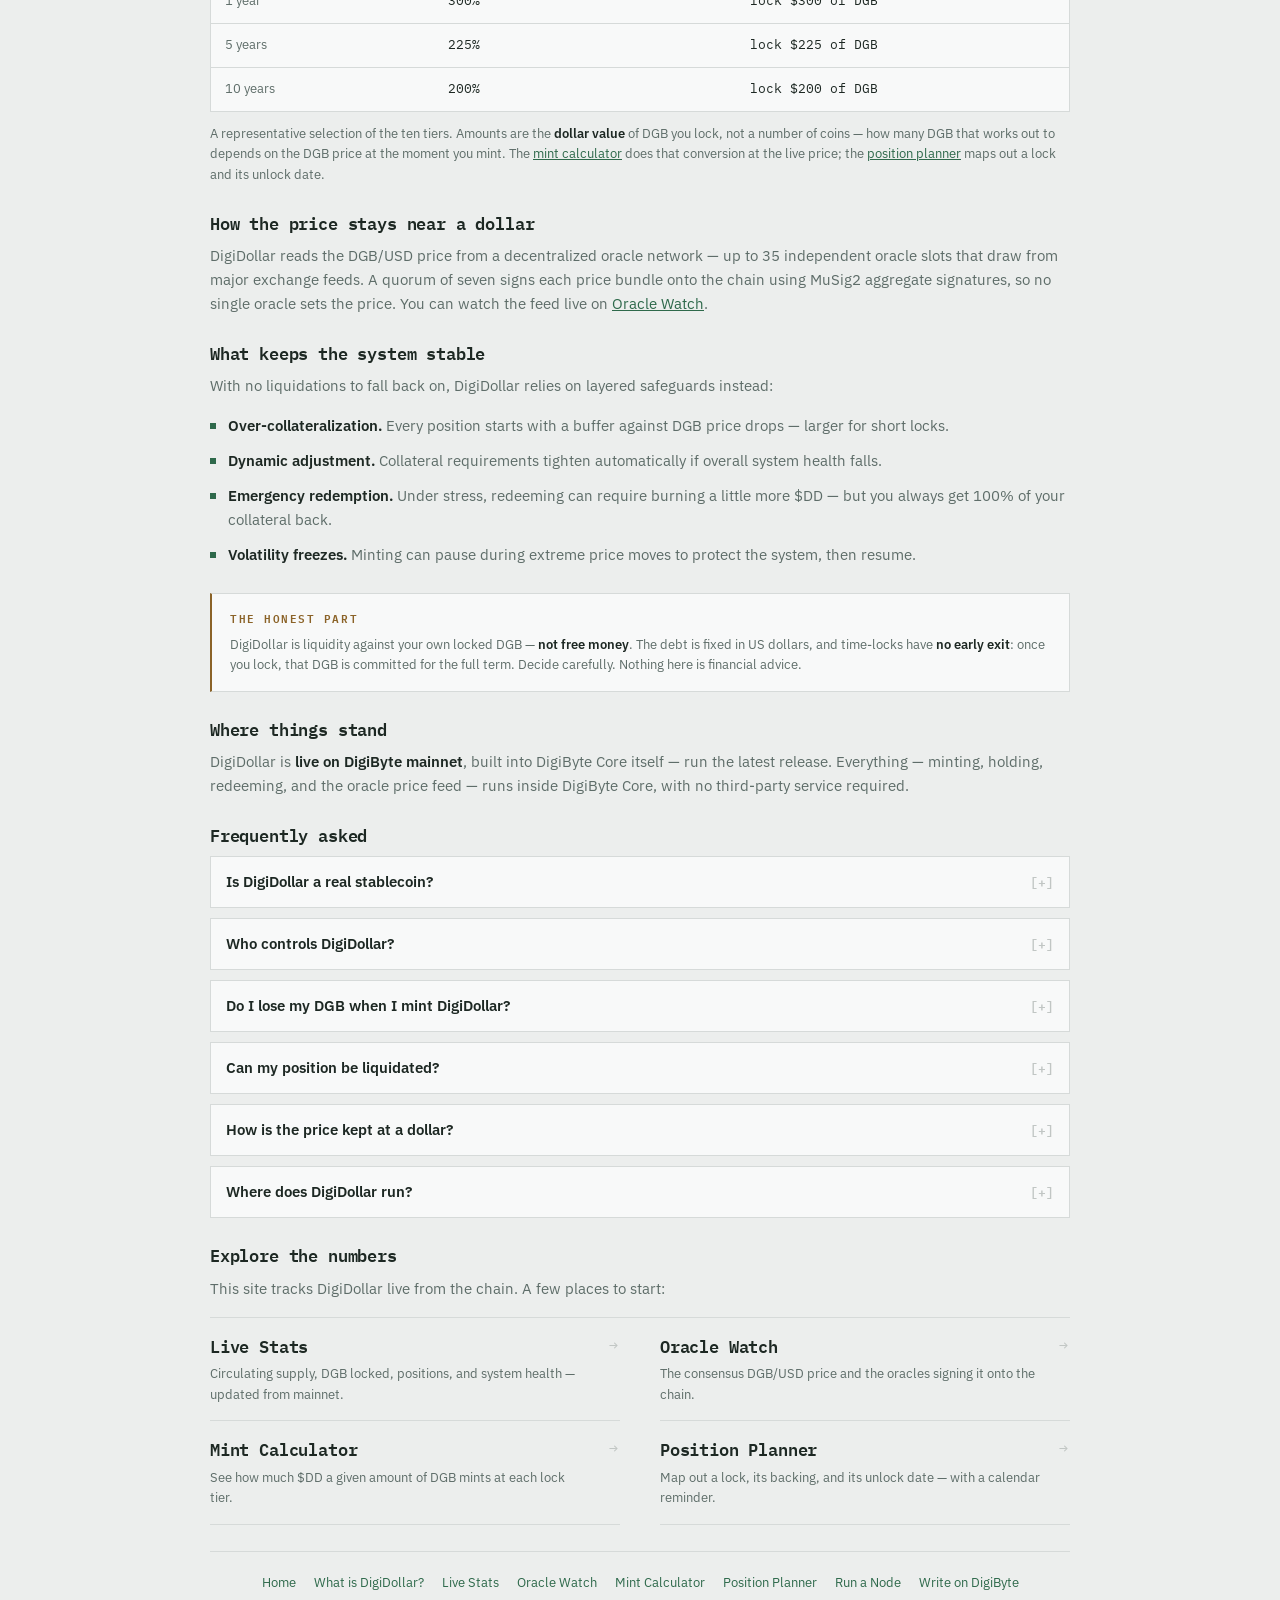
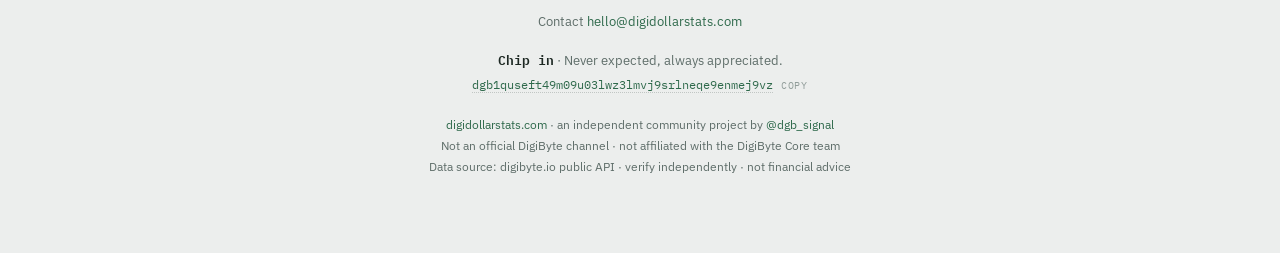
<file: what-is-digidollar.html>
<!DOCTYPE html>
<html lang="en">
<head>
<meta charset="UTF-8">
<meta name="viewport" content="width=device-width, initial-scale=1">
<title>What Is DigiDollar? DigiByte's Stablecoin Explained</title>
  <meta name="description" content="DigiDollar ($DD) is a decentralized USD stablecoin on DigiByte. You mint it by locking your own DGB — no bank, no custodian. A plain-English guide to how it works.">
  <meta name="keywords" content="What is DigiDollar, DigiDollar, DD, DigiByte stablecoin, DGB, decentralized stablecoin, over-collateralized, UTXO stablecoin, mint DigiDollar">
  <link rel="canonical" href="https://digidollarstats.com/what-is-digidollar">

  <meta property="og:type" content="article">
  <meta property="og:url" content="https://digidollarstats.com/what-is-digidollar">
  <meta property="og:site_name" content="DigiDollarStats">
  <meta property="og:title" content="What Is DigiDollar? The DigiByte Stablecoin, Explained">
  <meta property="og:description" content="A plain-English guide to DigiDollar ($DD): a decentralized US-dollar stablecoin you mint by locking your own DGB. No bank, no custodian, no forced liquidations.">
  <meta property="og:image" content="https://digidollarstats.com/og-what-is-digidollar.png">
  <meta property="og:image:width" content="1200">
  <meta property="og:image:height" content="630">
  <meta name="twitter:card" content="summary_large_image">
  <meta name="twitter:title" content="What Is DigiDollar? The DigiByte Stablecoin, Explained">
  <meta name="twitter:description" content="A plain-English guide to DigiDollar ($DD): a decentralized US-dollar stablecoin you mint by locking your own DGB.">
  <meta name="twitter:image" content="https://digidollarstats.com/og-what-is-digidollar.png">

  <meta name="robots" content="index, follow">
  <meta name="theme-color" content="#1A1D1C" id="themeColor">
<script>
(function(){
  var t=null;
  try{ t=localStorage.getItem('dds-theme'); }catch(e){}
  if(t!=='light'&&t!=='dark'){
    t=(window.matchMedia&&window.matchMedia('(prefers-color-scheme: light)').matches)?'light':'dark';
  }
  document.documentElement.setAttribute('data-theme',t);
})();
</script>
  <link rel="icon" href="/favicon.ico" sizes="any">
  <link rel="icon" type="image/png" sizes="32x32" href="/favicon-32x32-light.png" media="(prefers-color-scheme: light)">
  <link rel="icon" type="image/png" sizes="16x16" href="/favicon-16x16-light.png" media="(prefers-color-scheme: light)">
  <link rel="icon" type="image/png" sizes="32x32" href="/favicon-32x32.png">
  <link rel="icon" type="image/png" sizes="16x16" href="/favicon-16x16.png">
  <link rel="apple-touch-icon" sizes="180x180" href="/apple-touch-icon.png">
  <link rel="manifest" href="/site.webmanifest">

<link rel="preconnect" href="https://fonts.googleapis.com">
<link rel="preconnect" href="https://fonts.gstatic.com" crossorigin>
<link href="https://fonts.googleapis.com/css2?family=IBM+Plex+Mono:wght@400;600&family=IBM+Plex+Sans:wght@400;600&display=swap" rel="stylesheet">

<link rel="stylesheet" href="/ash.css">
<style>
  /* ---------- what-is-digidollar page only ---------- */
  .crumb{font-family:var(--mono);font-size:var(--t-small);color:var(--dim);margin-bottom:14px}
  .crumb a{color:var(--muted);text-decoration:none}
  .crumb a:hover{color:var(--signal)}

  .kicker{display:block;margin-bottom:12px}
  .lede{max-width:none}
  .lede b{color:var(--text);font-weight:600}

  section{margin-bottom:var(--gap)}
  h2{
    font-family:var(--mono);font-weight:600;font-size:var(--t-h2);
    letter-spacing:-.01em;line-height:1.3;margin-bottom:10px;
  }
  p.body{color:var(--muted);font-size:var(--t-body);margin-bottom:12px}
  p.body:last-child{margin-bottom:0}
  p.body b{color:var(--text);font-weight:600}
  .sub{color:var(--muted);font-size:var(--t-body);margin-bottom:16px}
  .sub b{color:var(--text);font-weight:600}

  /* exchange band */
  .xband{
    border-top:1px solid var(--rule);border-bottom:1px solid var(--rule);
    padding:30px 0 26px;margin-bottom:var(--gap);
  }
  .xrow{display:flex;align-items:center;justify-content:center;gap:12px;max-width:460px;margin:0 auto}
  .xend{flex:0 0 auto;text-align:center}
  .xsym{
    display:block;font-family:var(--mono);font-weight:600;font-size:24px;
    line-height:1;letter-spacing:-.02em;color:var(--amber);
  }
  .xend.dd .xsym{color:var(--signal)}
  .xcap{
    display:block;font-family:var(--mono);font-size:10px;letter-spacing:.08em;
    text-transform:uppercase;color:var(--muted);margin-top:10px;white-space:nowrap;
  }
  .xtrack{display:block;flex:1 1 auto;min-width:92px;max-width:190px}
  .xlbl{
    display:block;font-family:var(--mono);font-size:10px;font-weight:600;letter-spacing:.12em;
    text-transform:uppercase;text-align:center;white-space:nowrap;color:var(--signal);
  }
  .xlbl.back{color:var(--muted)}
  .xline{display:block;position:relative;height:1px;background:var(--signal);margin:8px 0 14px}
  .xline.back{background:var(--rule2);margin:14px 0 8px}
  .xtick{position:absolute;top:-3px;width:1px;height:7px;background:var(--signal)}
  .xline.back .xtick{background:var(--rule2);right:0}
  .xline.fwd .xtick{left:0}
  .xline::after{
    content:"";position:absolute;top:50%;transform:translateY(-50%);
    width:0;height:0;border-top:4px solid transparent;border-bottom:4px solid transparent;
  }
  .xline.fwd::after{right:0;border-left:6px solid var(--signal)}
  .xline.back::after{left:0;border-right:6px solid var(--rule2)}
  .xnote{
    color:var(--muted);font-size:var(--t-small);line-height:1.65;
    max-width:50ch;margin:24px auto 0;text-align:center;
  }
  .xnote b{color:var(--text);font-weight:600}

  /* step flow */
  .flow{display:grid;grid-template-columns:1fr;gap:12px}
  .step{background:var(--panel);border:1px solid var(--rule);padding:15px}
  .step .n{
    display:inline-flex;align-items:center;justify-content:center;width:24px;height:24px;
    background:var(--well);border:1px solid var(--rule2);color:var(--muted);
    font-family:var(--mono);font-size:12px;font-weight:600;margin-bottom:10px;
  }
  .step h3{font-family:var(--mono);font-weight:600;font-size:var(--t-body);letter-spacing:-.01em;margin-bottom:5px}
  .step p{color:var(--muted);font-size:var(--t-small)}

  /* bullet list */
  .blist{list-style:none}
  .blist li{position:relative;padding-left:18px;margin-bottom:11px;color:var(--muted);font-size:var(--t-body)}
  .blist li:last-child{margin-bottom:0}
  .blist li::before{content:"";position:absolute;left:0;top:9px;width:6px;height:6px;background:var(--signal)}
  .blist li b{color:var(--text);font-weight:600}

  /* table */
  .tablewrap{background:var(--panel);border:1px solid var(--rule);overflow-x:auto}
  table{width:100%;border-collapse:collapse;font-size:var(--t-small)}
  th,td{text-align:left;padding:11px 14px;border-bottom:1px solid var(--rule)}
  th{
    font-family:var(--mono);font-size:var(--t-micro);font-weight:600;
    letter-spacing:.14em;text-transform:uppercase;color:var(--muted);vertical-align:bottom;
  }
  td{font-family:var(--mono);color:var(--text);font-variant-numeric:tabular-nums}
  td:first-child{font-family:var(--sans);color:var(--muted)}
  tr:last-child td{border-bottom:none}
  .tnote{color:var(--muted);font-size:var(--t-small);margin-top:12px}
  .tnote b{color:var(--text);font-weight:600}

  /* callout */
  .callout{
    background:var(--panel);border:1px solid var(--rule);border-left:2px solid var(--amber);
    padding:15px 18px;margin-bottom:var(--gap);
  }
  .callout .h{
    font-family:var(--mono);font-size:var(--t-micro);font-weight:600;
    letter-spacing:.14em;text-transform:uppercase;color:var(--amber);margin-bottom:8px;
  }
  .callout p{color:var(--muted);font-size:var(--t-small)}
  .callout b{color:var(--text);font-weight:600}

  #explore .tools{margin-bottom:0}

  /* FAQ */
  .faq details{background:var(--panel);border:1px solid var(--rule);margin-bottom:10px}
  .faq details:last-child{margin-bottom:0}
  .faq summary{
    cursor:pointer;list-style:none;padding:13px 15px;font-weight:600;font-size:var(--t-body);
    display:flex;justify-content:space-between;align-items:baseline;gap:14px;
  }
  .faq summary::-webkit-details-marker{display:none}
  .faq summary::after{content:"[+]";color:var(--rule2);font-family:var(--mono);font-size:var(--t-small);flex-shrink:0}
  .faq details[open] summary::after{content:"[–]"}
  .faq summary:hover{color:var(--signal)}
  .faq .a{padding:0 15px 14px;color:var(--muted);font-size:var(--t-small)}

  @media (min-width:900px){
    .xband{padding:38px 0 32px}
    .xrow{gap:22px;max-width:520px}
    .xsym{font-size:30px}
    .xcap{font-size:var(--t-micro);letter-spacing:.1em}
    .xlbl{font-size:var(--t-micro);letter-spacing:.14em}
    .xtrack{min-width:120px;max-width:230px}
    .flow{grid-template-columns:1fr 1fr;gap:14px}
  }
</style>

<script type="application/ld+json">
{
  "@context": "https://schema.org",
  "@type": "WebSite",
  "name": "DigiDollarStats",
  "alternateName": ["DigiDollar Stats", "digidollarstats.com"],
  "url": "https://digidollarstats.com/"
}
</script>
<script type="application/ld+json">
{
  "@context":"https://schema.org",
  "@type":"Article",
  "headline":"What Is DigiDollar? DigiByte's Decentralized Stablecoin, Explained",
  "description":"DigiDollar ($DD) is a decentralized US-dollar stablecoin native to the DigiByte blockchain. You mint it by locking your own DGB as collateral — no bank, no company, no loss of custody.",
  "about":["DigiDollar","DigiByte","stablecoin","DGB"],
  "inLanguage":"en",
  "isAccessibleForFree":true,
  "url":"https://digidollarstats.com/what-is-digidollar",
  "mainEntityOfPage":"https://digidollarstats.com/what-is-digidollar",
  "author":{"@type":"Organization","name":"DGB Signal","url":"https://x.com/dgb_signal"},
  "publisher":{"@type":"Organization","name":"DigiDollarStats","url":"https://digidollarstats.com/"}
}
</script>
<script type="application/ld+json">
{
  "@context":"https://schema.org",
  "@type":"FAQPage",
  "mainEntity":[
    {"@type":"Question","name":"Is DigiDollar a real stablecoin?","acceptedAnswer":{"@type":"Answer","text":"Yes. Each DigiDollar ($DD) targets a value of one US dollar and is backed by DGB that has been over-collateralized and locked on the DigiByte blockchain."}},
    {"@type":"Question","name":"Who controls DigiDollar?","acceptedAnswer":{"@type":"Answer","text":"No one. There is no issuing company or custodian. DigiDollar is part of the DigiByte protocol itself and runs entirely on self-custodied wallets."}},
    {"@type":"Question","name":"Do I lose my DGB when I mint DigiDollar?","acceptedAnswer":{"@type":"Answer","text":"No. Your DGB is time-locked inside your own wallet and returns to you in full when you redeem your DigiDollar."}},
    {"@type":"Question","name":"Can a DigiDollar position be liquidated?","acceptedAnswer":{"@type":"Answer","text":"No. Collateral is time-locked, so there are no margin calls or forced liquidations. A position simply rides out its full term."}},
    {"@type":"Question","name":"How is the price kept at one dollar?","acceptedAnswer":{"@type":"Answer","text":"A decentralized network of up to 35 oracle slots reports the DGB/USD price, and a quorum of seven signs each price bundle onto the chain using MuSig2 aggregate signatures. No single oracle sets the price."}},
    {"@type":"Question","name":"Where does DigiDollar run?","acceptedAnswer":{"@type":"Answer","text":"Entirely inside DigiByte Core — the same wallet you already use for DGB. There is no third-party service to sign up for."}}
  ]
}
</script>
</head>
<body>
<div class="wrap">

  <div class="masthead">
    <a class="homelink" href="/" aria-label="DigiDollarStats home">
      <img class="logo logo-dk" src="/icon-192-mint.png" alt="" width="192" height="192">
      <img class="logo logo-lt" src="/icon-192-light.png" alt="" width="192" height="192">
      <span class="brand">DigiDollar<em>Stats</em></span>
    </a>
    <span class="controls">
      <button class="themetoggle" id="themeToggle" type="button" aria-label="Switch colour theme" title="Switch colour theme">
        <svg class="i-moon" viewBox="0 0 24 24" fill="none" stroke="currentColor" stroke-width="2" stroke-linecap="round" stroke-linejoin="round"><path d="M21 12.8A9 9 0 1 1 11.2 3a7 7 0 0 0 9.8 9.8z"/></svg>
        <svg class="i-sun" viewBox="0 0 24 24" fill="none" stroke="currentColor" stroke-width="2" stroke-linecap="round" stroke-linejoin="round"><circle cx="12" cy="12" r="4.2"/><path d="M12 2.4v2.2M12 19.4v2.2M4.2 4.2l1.6 1.6M18.2 18.2l1.6 1.6M2.4 12h2.2M19.4 12h2.2M4.2 19.8l1.6-1.6M18.2 5.8l1.6-1.6"/></svg>
      </button>
    </span>
  </div>

  <p class="crumb"><a href="/">home</a> · what is DigiDollar</p>

  <span class="eyebrow kicker">DigiByte · Stablecoin</span>
  <h1>What is DigiDollar?</h1>
  <p class="lede">DigiDollar (<b>$DD</b>) is a decentralized US-dollar stablecoin built directly into the DigiByte blockchain. You create it by locking your own DGB as collateral — there is no bank, no company, and you keep control of your private keys the entire time.</p>

  <div class="xband">
    <div class="xrow">
      <span class="xend dgb"><span class="xsym">DGB</span><span class="xcap">time-locked</span></span>
      <span class="xtrack">
        <span class="xlbl">Lock &amp; mint</span>
        <span class="xline fwd"><i class="xtick"></i></span>
        <span class="xline back"><i class="xtick"></i></span>
        <span class="xlbl back">Burn &amp; unlock</span>
      </span>
      <span class="xend dd"><span class="xsym">$DD</span><span class="xcap">worth $1.00</span></span>
    </div>
    <p class="xnote">Lock DGB as collateral and the protocol mints <b>$DD</b> worth one dollar each. Later, burn the $DD to unlock your DGB. It's fully reversible — and your coins never leave your wallet.</p>
  </div>

  <section id="in-short">
    <h2>The short version</h2>
    <p class="body">DigiDollar lets you draw stable, dollar-denominated spending power from DGB you already hold — without selling it, and without handing your coins to anyone. You lock DGB, mint $DD, spend or hold it, and later return the $DD to release your DGB. You're borrowing against your own coins, not selling them.</p>
    <p class="body">Unlike stablecoins backed by a company's bank account, DigiDollar has no issuer to trust. It's enforced by DigiByte's own transaction rules — a stablecoin native to the chain, not a smart contract, a bridge, or an ERC-20 token layered on top.</p>
  </section>

  <section id="how-it-works">
    <h2>How it works</h2>
    <p class="sub">Four steps, all happening inside DigiByte Core:</p>
    <div class="flow">
      <div class="step">
        <span class="n">1</span>
        <h3>Lock your DGB</h3>
        <p>You commit DGB into a time-locked output in your own wallet. It's locked, not sent — it stays under your keys the whole time.</p>
      </div>
      <div class="step">
        <span class="n">2</span>
        <h3>Mint DigiDollar</h3>
        <p>Based on the value of the DGB you locked and the current DGB/USD price, the protocol mints $DD to you. Each one is worth a dollar.</p>
      </div>
      <div class="step">
        <span class="n">3</span>
        <h3>Use it</h3>
        <p>Send, receive, or hold $DD like any DigiByte transaction — but with a steady dollar value instead of a floating one.</p>
      </div>
      <div class="step">
        <span class="n">4</span>
        <h3>Redeem</h3>
        <p>When your lock period ends, burn the $DD to release your collateral. Your DGB unlocks in full and returns to you.</p>
      </div>
    </div>
  </section>

  <section id="different">
    <h2>What makes it different</h2>
    <ul class="blist">
      <li><b>Genuinely decentralized.</b> No issuer, no custodian, no bank behind it — it lives in the DigiByte protocol itself.</li>
      <li><b>Self-custody throughout.</b> Your DGB never leaves your wallet. You hold your own keys from start to finish.</li>
      <li><b>No forced liquidations.</b> Because collateral is time-locked, positions are never margin-called. They ride out the term.</li>
      <li><b>Native to a UTXO chain.</b> Built into DigiByte's transaction rules using Taproot outputs — not layered on via contracts.</li>
    </ul>
  </section>

  <section id="collateral">
    <h2>Collateral &amp; lock periods</h2>
    <p class="sub">DigiDollar is <b>over-collateralized</b>: you always lock more DGB than the dollars you mint. How much more depends on how long you lock — shorter locks require more collateral, longer locks require less. There are ten tiers, from one hour to ten years.</p>
    <div class="tablewrap">
      <table>
        <thead><tr><th>Lock period</th><th>Collateral ratio</th><th>To mint $100 of DD</th></tr></thead>
        <tbody>
          <tr><td>1 hour</td><td>1000%</td><td>lock $1,000 of DGB</td></tr>
          <tr><td>30 days</td><td>500%</td><td>lock $500 of DGB</td></tr>
          <tr><td>1 year</td><td>300%</td><td>lock $300 of DGB</td></tr>
          <tr><td>5 years</td><td>225%</td><td>lock $225 of DGB</td></tr>
          <tr><td>10 years</td><td>200%</td><td>lock $200 of DGB</td></tr>
        </tbody>
      </table>
    </div>
    <p class="tnote">A representative selection of the ten tiers. Amounts are the <b>dollar value</b> of DGB you lock, not a number of coins — how many DGB that works out to depends on the DGB price at the moment you mint. The <a href="/calculator">mint calculator</a> does that conversion at the live price; the <a href="/planner">position planner</a> maps out a lock and its unlock date.</p>
  </section>

  <section id="price">
    <h2>How the price stays near a dollar</h2>
    <p class="body">DigiDollar reads the DGB/USD price from a decentralized oracle network — up to 35 independent oracle slots that draw from major exchange feeds. A quorum of seven signs each price bundle onto the chain using MuSig2 aggregate signatures, so no single oracle sets the price. You can watch the feed live on <a href="/oracle">Oracle Watch</a>.</p>
  </section>

  <section id="stability">
    <h2>What keeps the system stable</h2>
    <p class="sub">With no liquidations to fall back on, DigiDollar relies on layered safeguards instead:</p>
    <ul class="blist">
      <li><b>Over-collateralization.</b> Every position starts with a buffer against DGB price drops — larger for short locks.</li>
      <li><b>Dynamic adjustment.</b> Collateral requirements tighten automatically if overall system health falls.</li>
      <li><b>Emergency redemption.</b> Under stress, redeeming can require burning a little more $DD — but you always get 100% of your collateral back.</li>
      <li><b>Volatility freezes.</b> Minting can pause during extreme price moves to protect the system, then resume.</li>
    </ul>
  </section>

  <div class="callout">
    <div class="h">The honest part</div>
    <p>DigiDollar is liquidity against your own locked DGB — <b>not free money</b>. The debt is fixed in US dollars, and time-locks have <b>no early exit</b>: once you lock, that DGB is committed for the full term. Decide carefully. Nothing here is financial advice.</p>
  </div>

  <section id="status">
    <h2>Where things stand</h2>
    <p class="body">DigiDollar is <b>live on DigiByte mainnet</b>, built into DigiByte Core itself — run the latest release. Everything — minting, holding, redeeming, and the oracle price feed — runs inside DigiByte Core, with no third-party service required.</p>
  </section>

  <section id="faq">
    <h2>Frequently asked</h2>
    <div class="faq">
      <details>
        <summary>Is DigiDollar a real stablecoin?</summary>
        <div class="a">Yes. Each $DD targets a value of one US dollar and is backed by DGB that's been over-collateralized and locked on-chain.</div>
      </details>
      <details>
        <summary>Who controls DigiDollar?</summary>
        <div class="a">No one. There's no issuing company or custodian — it's part of the DigiByte protocol and runs on self-custodied wallets.</div>
      </details>
      <details>
        <summary>Do I lose my DGB when I mint DigiDollar?</summary>
        <div class="a">No. Your DGB is time-locked inside your own wallet and returns to you in full when you redeem.</div>
      </details>
      <details>
        <summary>Can my position be liquidated?</summary>
        <div class="a">No. Collateral is time-locked, so there are no margin calls or forced liquidations. A position simply rides out its full term.</div>
      </details>
      <details>
        <summary>How is the price kept at a dollar?</summary>
        <div class="a">A decentralized network of up to 35 oracle slots reports DGB/USD, and a 7-signature MuSig2 quorum signs each price onto the chain. See <a href="/oracle">Oracle Watch</a>.</div>
      </details>
      <details>
        <summary>Where does DigiDollar run?</summary>
        <div class="a">Entirely inside DigiByte Core — the same wallet you already use for DGB. There's nothing extra to sign up for. New to nodes? See <a href="/node">Run a Node</a>.</div>
      </details>
    </div>
  </section>

  <section id="explore">
    <h2>Explore the numbers</h2>
    <p class="sub">This site tracks DigiDollar live from the chain. A few places to start:</p>
    <div class="tools">
      <a class="tool" href="/live"><span class="go">→</span><h3>Live Stats</h3><p>Circulating supply, DGB locked, positions, and system health — updated from mainnet.</p></a>
      <a class="tool" href="/oracle"><span class="go">→</span><h3>Oracle Watch</h3><p>The consensus DGB/USD price and the oracles signing it onto the chain.</p></a>
      <a class="tool" href="/calculator"><span class="go">→</span><h3>Mint Calculator</h3><p>See how much $DD a given amount of DGB mints at each lock tier.</p></a>
      <a class="tool" href="/planner"><span class="go">→</span><h3>Position Planner</h3><p>Map out a lock, its backing, and its unlock date — with a calendar reminder.</p></a>
    </div>
  </section>

  <footer>
    <nav class="footnav" aria-label="Footer">
      <a href="/">Home</a>
      <a href="/what-is-digidollar">What is DigiDollar?</a>
      <a href="/live">Live Stats</a>
      <a href="/oracle">Oracle Watch</a>
      <a href="/calculator">Mint Calculator</a>
      <a href="/planner">Position Planner</a>
      <a href="/node">Run a Node</a>
      <a href="https://write.digidollarstats.com">Write on DigiByte</a>
    </nav>
    <div class="footcontact">Contact <a href="mailto:hello@digidollarstats.com">hello@digidollarstats.com</a></div>
    <div class="footdonate">
      <span class="fdlabel">Chip in</span> · Never expected, always appreciated.<br>
      <span class="fdaddr" id="fdDgb" role="button" tabindex="0" title="Click to copy">dgb1quseft49m09u03lwz3lmvj9srlneqe9enmej9vz</span><span class="fdhint" id="fdDgbHint">copy</span>
    </div>
    <a href="/">digidollarstats.com</a> · an independent community project by <a href="https://x.com/dgb_signal">@dgb_signal</a><br>
    Not an official DigiByte channel · not affiliated with the DigiByte Core team<br>
    Data source: digibyte.io public API · verify independently · not financial advice
  </footer>
</div>

<script>
(function(){
    var root = document.documentElement;
    var meta = document.getElementById('themeColor');
    var btn  = document.getElementById('themeToggle');
    function sync(){
      if (!meta) return;
      var f = getComputedStyle(root).getPropertyValue('--field').trim();
      if (f) meta.setAttribute('content', f);
    }
    window.ddsSyncThemeColor = sync;
    function apply(t){
      root.setAttribute('data-theme', t);
      if (btn) btn.setAttribute('aria-label', t === 'dark' ? 'Switch to light theme' : 'Switch to dark theme');
      try{ localStorage.setItem('dds-theme', t); }catch(e){}
      sync();
    }
    apply(root.getAttribute('data-theme') === 'light' ? 'light' : 'dark');
    if (btn) btn.addEventListener('click', function(){
      apply(root.getAttribute('data-theme') === 'light' ? 'dark' : 'light');
    });
  })();

  (function(){
    var addr = "dgb1quseft49m09u03lwz3lmvj9srlneqe9enmej9vz";
    var fel = document.getElementById("fdDgb");
    var fhint = document.getElementById("fdDgbHint");
    function fcopy(){
      navigator.clipboard.writeText(addr).then(function(){
        fhint.classList.add("ok"); fhint.textContent = "copied \u2713";
        setTimeout(function(){ fhint.classList.remove("ok"); fhint.textContent = "copy"; }, 1600);
      }).catch(function(){});
    }
    if(fel){
      fel.addEventListener("click", fcopy);
      fel.addEventListener("keydown", function(e){ if(e.key==="Enter"||e.key===" "){ e.preventDefault(); fcopy(); } });
    }
  })();
</script>
</body>
</html>
</file>
<file: ash.css>
/* ash.css — shared design system for digidollarstats.com
   Page-specific rules stay in each page's own <style> block.
   Extracted 4 Aug 2026; byte-identical to the block it replaced. */

  :root{
    /* ---- Ash · dark (default) ---- */
    --field:#1A1D1C;
    --panel:#232726;
    --well:#151817;
    --hover:#1F2322;
    --rule:#333837;
    --rule2:#4B5250;
    --text:#E8ECEA;
    --muted:#98A29F;
    --dim:#6B7573;
    --signal:#7FC9A4;
    --amber:#D4A96A;

    --mono:'IBM Plex Mono',ui-monospace,monospace;
    --sans:'IBM Plex Sans',system-ui,sans-serif;

    --t-hero:clamp(40px,13vw,68px);
    --t-h1:clamp(23px,5.6vw,30px);
    --t-h2:17px;
    --t-body:15px;
    --t-small:13px;
    --t-micro:11px;

    --gap:26px;
  }
  /* ---- Ash · light ---- */
  html[data-theme="light"]{
    --field:#ECEEED;
    --panel:#F8F9F9;
    --well:#E0E4E2;
    --hover:#E7EAE9;
    --rule:#D6DAD9;
    --rule2:#C1C6C4;
    --text:#1D2823;
    --muted:#5E6D69;
    --dim:#909C99;
    --signal:#2E694B;
    --amber:#8B6328;
  }

  *{box-sizing:border-box;margin:0;padding:0}
  html{background:var(--field)}
  body{
    background:var(--field);
    color:var(--text);
    font-family:var(--sans);
    font-size:var(--t-body);
    line-height:1.6;
    -webkit-font-smoothing:antialiased;
    min-height:100vh;
    display:flex;flex-direction:column;align-items:center;
    padding:20px 18px 54px;
  }
  .wrap{width:100%;max-width:600px}
  a{color:var(--signal)}
  :focus-visible{outline:2px solid var(--signal);outline-offset:2px}

  /* one label treatment for the whole page */
  .eyebrow{
    font-family:var(--mono);font-size:var(--t-micro);font-weight:600;
    letter-spacing:.14em;text-transform:uppercase;color:var(--muted);
  }

  /* ---------- masthead ---------- */
  .masthead{
    display:flex;align-items:center;justify-content:space-between;gap:14px;
    padding-bottom:14px;border-bottom:1px solid var(--rule);margin-bottom:30px;
  }
  .homelink{display:flex;align-items:center;gap:10px;text-decoration:none;color:inherit}
  .logo{width:34px;height:34px;object-fit:cover;display:block}
  html[data-theme="dark"]  .logo-lt{display:none}
  html[data-theme="light"] .logo-dk{display:none}
  .brand{font-family:var(--sans);font-weight:600;font-size:16px;letter-spacing:-.02em}
  .brand em{font-style:normal;color:var(--muted)}
  .status{display:inline-flex;align-items:center;gap:7px;white-space:nowrap}
  .status .sdot{width:6px;height:6px;background:var(--signal);flex-shrink:0}
  .controls{display:flex;align-items:center;gap:12px}
  .themetoggle{
    width:28px;height:28px;flex-shrink:0;
    display:flex;align-items:center;justify-content:center;
    background:transparent;border:1px solid var(--rule);color:var(--muted);
    cursor:pointer;padding:0;
  }
  .themetoggle:hover{color:var(--signal);border-color:var(--rule2)}
  .themetoggle svg{width:14px;height:14px}
  html[data-theme="light"] .themetoggle .i-sun{display:none}
  html[data-theme="dark"]  .themetoggle .i-moon{display:none}
  .status.err{color:var(--amber)}
  .status.err .sdot{background:var(--amber)}

  /* ---------- hero ---------- */
  h1{
    font-family:var(--mono);font-weight:600;font-size:var(--t-h1);
    line-height:1.25;letter-spacing:-.02em;margin-bottom:10px;
  }
  .lede{color:var(--muted);font-size:var(--t-body);max-width:54ch;margin-bottom:28px}

  .readout{
    background:var(--panel);border:1px solid var(--rule);
    padding:22px 20px 20px;position:relative;margin-bottom:var(--gap);
  }
  .readout .eyebrow{display:block;margin-bottom:12px}
  .supply{
    font-family:var(--mono);font-weight:600;font-size:var(--t-hero);
    line-height:1;letter-spacing:-.035em;font-variant-numeric:tabular-nums;
    word-break:break-word;
  }
  .supply .unit{font-size:.26em;letter-spacing:0;color:var(--accent, var(--muted));margin-left:.4em;font-weight:400;white-space:nowrap}
  .updated{color:var(--muted);font-size:var(--t-small);margin-top:14px;font-family:var(--mono)}

  /* ---------- signature: collateral bar ---------- */
  .backing{margin-top:20px;padding-top:18px;border-top:1px solid var(--rule)}
  .backingtop{display:flex;justify-content:space-between;align-items:baseline;gap:12px;margin-bottom:9px}
  .backingval{font-family:var(--mono);font-weight:600;font-size:var(--t-h2);font-variant-numeric:tabular-nums}
  .track{position:relative;height:12px;background:var(--well);border:1px solid var(--rule)}
  .fill{position:absolute;inset:1px auto 1px 1px;width:0;background:var(--signal)}
  @media (prefers-reduced-motion:no-preference){.fill{transition:width .5s ease-out}}
  .fill.warn{background:var(--amber)}
  .tick{position:absolute;top:-4px;bottom:-4px;left:25%;width:1px;background:var(--accent, var(--rule2))}
  .scale{
    display:flex;justify-content:space-between;margin-top:7px;
    font-family:var(--mono);font-size:10px;color:var(--muted);letter-spacing:.04em;
  }
  .scale .mid{position:absolute;left:25%;transform:translateX(-50%)}
  .scalewrap{position:relative}
  .backingnote{color:var(--muted);font-size:var(--t-small);margin-top:12px}

  /* ---------- figures ---------- */
  .figs{display:grid;grid-template-columns:1fr 1fr;gap:12px;margin-bottom:var(--gap)}
  .fig{background:var(--panel);border:1px solid var(--rule);padding:15px;position:relative}
  .fig .sharebtn{top:10px;right:10px}
  .fig.sharing .eyebrow{padding-right:26px}
  a.fig{display:block;text-decoration:none;color:inherit}
  a.fig .go{position:absolute;right:12px;bottom:11px;color:var(--rule2);font-family:var(--mono);font-size:var(--t-small);line-height:1}
  a.fig:hover{border-color:var(--rule2)}
  a.fig:hover .go{color:var(--accent, var(--signal))}
  .fig .eyebrow{display:block;margin-bottom:8px}
  .fig .eyebrow .coin{width:13px;height:13px;vertical-align:-2px;margin-right:6px}
  .figv{
    display:block;font-family:var(--mono);font-weight:600;font-size:var(--t-h2);
    line-height:1.2;font-variant-numeric:tabular-nums;word-break:break-word;
  }

  /* ---------- status panel ---------- */
  .panel{background:var(--panel);border:1px solid var(--rule);padding:16px;margin-bottom:var(--gap)}
  .panel .eyebrow{display:block;margin-bottom:10px}
  .srow{
    display:flex;justify-content:space-between;align-items:baseline;gap:16px;
    padding:10px 0;border-bottom:1px solid var(--rule);
  }
  .srow .k{color:var(--muted);font-size:var(--t-small)}
  .srow .v{
    font-family:var(--mono);font-weight:600;font-size:var(--t-small);
    font-variant-numeric:tabular-nums;text-align:right;
  }
  .srow .v.warn{color:var(--amber)}

  details.notes{margin-top:2px}
  details.notes summary{
    cursor:pointer;list-style:none;padding:12px 0;color:var(--muted);
    font-size:var(--t-small);font-family:var(--mono);
  }
  details.notes summary::-webkit-details-marker{display:none}
  details.notes summary::after{content:" [+]";color:var(--rule2)}
  details.notes[open] summary::after{content:" [–]"}
  details.notes ul{list-style:none;padding-bottom:8px}
  details.notes li{color:var(--muted);font-size:var(--t-small);padding:7px 0;border-top:1px solid var(--rule)}
  details.notes li b{color:var(--text);font-weight:600;font-family:var(--mono)}

  /* ---------- tools ---------- */
  .tools{border-top:1px solid var(--rule);margin-bottom:var(--gap)}
  .tools .eyebrow{display:block;padding:16px 0 4px}
  .tool{
    display:block;text-decoration:none;color:inherit;
    padding:15px 30px 15px 0;border-bottom:1px solid var(--rule);position:relative;
  }
  .tool h3{font-family:var(--mono);font-weight:600;font-size:var(--t-h2);letter-spacing:-.01em;margin-bottom:4px}
  .tool p{color:var(--muted);font-size:var(--t-small);max-width:56ch}
  .tool .go{position:absolute;right:2px;top:16px;color:var(--rule2);font-family:var(--mono)}
  .tool:hover{background:var(--hover)}
  .tool:hover .go{color:var(--accent, var(--signal))}
  .tool:hover h3{color:var(--signal)}

  /* ---------- house rules ---------- */
  .house{
    border-left:2px solid var(--rule2);padding:2px 0 2px 16px;
    color:var(--muted);font-size:var(--t-small);margin-bottom:34px;
  }
  .house b{color:var(--text);font-weight:600;font-family:var(--mono)}

  /* ---------- share ---------- */
  .sharebtn{
    position:absolute;top:16px;right:16px;width:28px;height:28px;
    display:flex;align-items:center;justify-content:center;
    background:transparent;border:1px solid var(--rule);color:var(--muted);
    cursor:pointer;padding:0;
  }
  .sharebtn:hover{color:var(--signal);border-color:var(--rule2)}
  .sharebtn svg{width:14px;height:14px}
  .sharebtn.ok{color:var(--signal);border-color:var(--rule2)}

  /* ---------- footer ---------- */
  footer{border-top:1px solid var(--rule);padding-top:20px;color:var(--muted);font-size:12px;line-height:1.75;text-align:center}
  .footnav{display:flex;flex-wrap:wrap;justify-content:center;gap:6px 18px;margin-bottom:16px;font-size:var(--t-small)}
  .footnav a{text-decoration:none}
  .footnav a:hover{text-decoration:underline}
  .footcontact{margin-bottom:14px;font-size:var(--t-small)}
  .footcontact a{text-decoration:none}
  .footdonate{margin-bottom:16px;font-size:var(--t-small);line-height:1.9}
  .footdonate .fdlabel{color:var(--text);font-weight:600;font-family:var(--mono)}
  .fdaddr{
    font-family:var(--mono);font-size:11.5px;color:var(--signal);cursor:pointer;
    word-break:break-all;border-bottom:1px dotted var(--rule2);
  }
  .fdaddr:hover{color:var(--text)}
  .fdhint{font-family:var(--mono);font-size:10px;letter-spacing:.08em;text-transform:uppercase;color:var(--dim);margin-left:8px;white-space:nowrap}
  .fdhint.ok{color:var(--signal)}
  footer a{text-decoration:none}
  footer a:hover{text-decoration:underline}

  /* ---------- desktop ---------- */
  @media (min-width:900px){
    body{padding:40px 24px 76px}
    .wrap{max-width:860px}
    .masthead{margin-bottom:40px}
    .figs{grid-template-columns:repeat(4,1fr)}
    .fig{padding:16px}
    .tools{display:grid;grid-template-columns:1fr 1fr;gap:0 40px;align-items:start}
    .tools .eyebrow{grid-column:1 / -1}
  }
</file>
